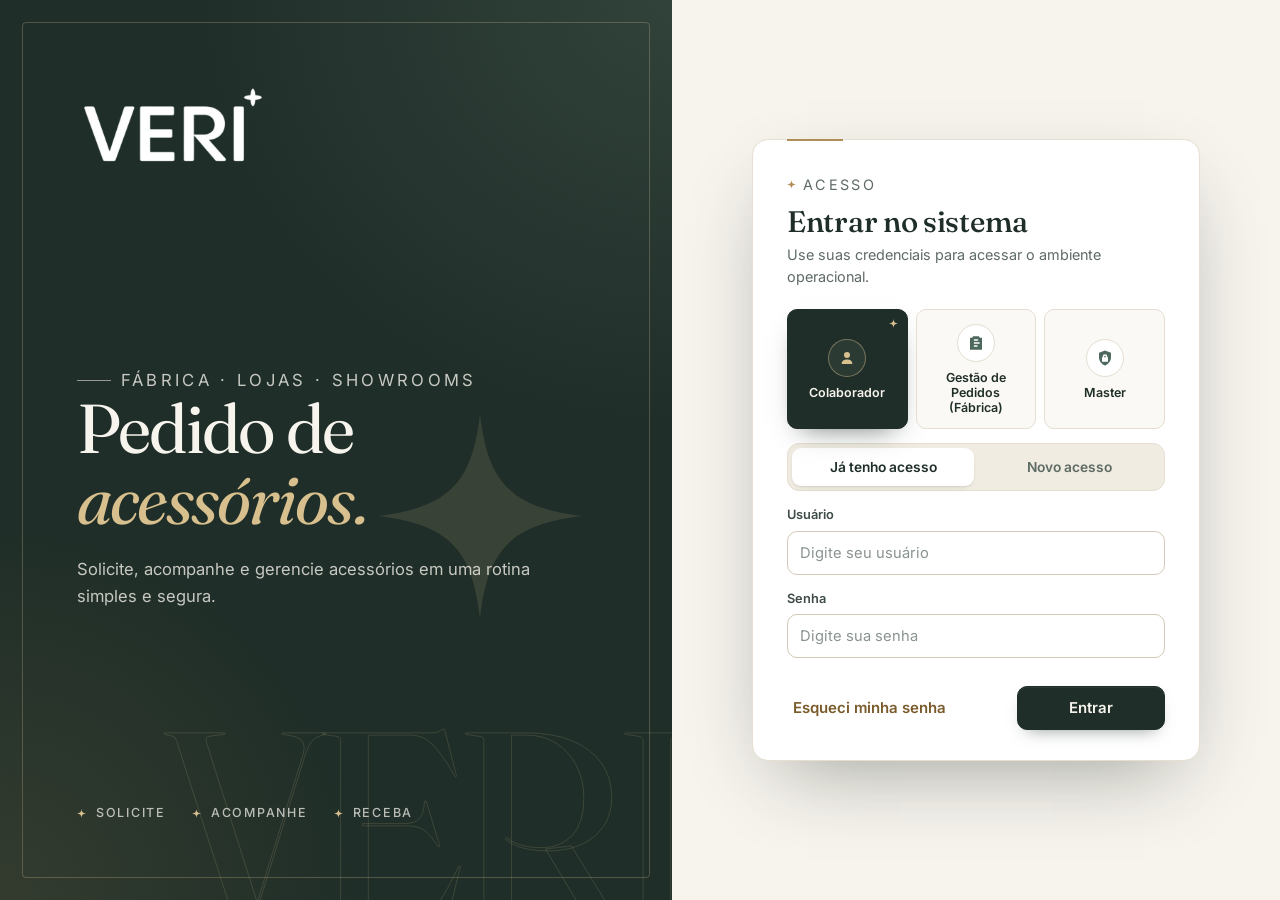
<file: index.html>
<!doctype html>
<html lang="pt-BR">
  <head>
    <meta charset="utf-8">
    <meta name="viewport" content="width=device-width, initial-scale=1">
    <meta name="theme-color" content="#1f2e28">
    <title>VERI | Solicitação de Peças</title>
    <link rel="icon" type="image/svg+xml" href="data:image/svg+xml,%3Csvg xmlns='http://www.w3.org/2000/svg' viewBox='0 0 32 32'%3E%3Crect width='32' height='32' rx='8' fill='%231f2e28'/%3E%3Cpath fill='%23d8bf8e' d='M16 5c.7 6.6 2.9 9.1 11 11-8.1 1.9-10.3 4.4-11 11-.7-6.6-2.9-9.1-11-11 8.1-1.9 10.3-4.4 11-11Z'/%3E%3C/svg%3E">
    <link rel="preconnect" href="https://fonts.googleapis.com">
    <link rel="preconnect" href="https://fonts.gstatic.com" crossorigin>
    <link rel="stylesheet" href="https://fonts.googleapis.com/css2?family=Fraunces:ital,opsz,wght@0,9..144,400;0,9..144,500;1,9..144,400&family=Inter:wght@400;500;600;700&display=swap">
    <link rel="stylesheet" href="styles.css?v=20261104-alerta">
  </head>
  <body>
    <section class="entry-screen" id="entryScreen" aria-label="Login">
      <div class="entry-hero" aria-hidden="true">
        <img class="entry-hero-logo" src="logo-veri-white.png" alt="">
        <div class="entry-hero-copy">
          <p class="entry-kicker">F&aacute;brica &middot; Lojas &middot; Showrooms</p>
          <h1>Pedido de <em>acess&oacute;rios.</em></h1>
          <p>Solicite, acompanhe e gerencie acess&oacute;rios em uma rotina simples e segura.</p>
        </div>
        <ul class="entry-hero-steps">
          <li>Solicite</li>
          <li>Acompanhe</li>
          <li>Receba</li>
        </ul>
        <span class="entry-watermark">VERI</span>
      </div>
      <div class="entry-card">
        <div class="logo-frame">
          <img class="entry-logo" src="logo-veri.png" alt="VERI">
        </div>
        <div class="login-title">
          <p class="eyebrow">Acesso</p>
          <h1>Entrar no sistema</h1>
          <p>Use suas credenciais para acessar o ambiente operacional.</p>
        </div>
        <form id="loginForm" class="login-form">
          <div class="profile-cards" role="tablist" aria-label="Tipo de acesso">
            <button class="profile-card active" id="commonLoginTab" type="button" data-login-mode="common">
              <span class="profile-icon" aria-hidden="true">
                <svg viewBox="0 0 24 24" focusable="false">
                  <path d="M12 12a4 4 0 1 0-4-4 4 4 0 0 0 4 4Zm0 2c-4 0-7 2.1-7 5v1h14v-1c0-2.9-3-5-7-5Z"/>
                </svg>
              </span>
              <span class="profile-title">Colaborador</span>
            </button>
            <button class="profile-card" id="consultantLoginTab" type="button" data-login-mode="consultant">
              <span class="profile-icon" aria-hidden="true">
                <svg viewBox="0 0 24 24" focusable="false">
                  <path d="M8 3h8l1 2h3v16H4V5h3l1-2Zm1.2 4v2h5.6V7H9.2Zm0 4v2h7.6v-2H9.2Zm0 4v2h4.8v-2H9.2Z"/>
                </svg>
              </span>
              <span class="profile-title">Gestão de Pedidos (Fábrica)</span>
            </button>
            <button class="profile-card" id="masterLoginTab" type="button" data-login-mode="master">
              <span class="profile-icon" aria-hidden="true">
                <svg viewBox="0 0 24 24" focusable="false">
                  <path d="M12 2 20 5v6c0 5-3.4 9.4-8 11-4.6-1.6-8-6-8-11V5l8-3Zm0 5a3 3 0 0 0-3 3v1H8v6h8v-6h-1v-1a3 3 0 0 0-3-3Zm-1 4v-1a1 1 0 1 1 2 0v1h-2Z"/>
                </svg>
              </span>
              <span class="profile-title">Master</span>
            </button>
          </div>
          <div id="commonLoginFields" class="login-mode active-login-mode">
            <div class="collaborator-access-switch" role="tablist" aria-label="Acesso do colaborador">
              <button class="switch-button active" id="collaboratorLoginAccess" type="button" data-collaborator-access="login">Já tenho acesso</button>
              <button class="switch-button" id="collaboratorNewAccess" type="button" data-collaborator-access="register">Novo acesso</button>
            </div>
            <div id="collaboratorLoginFields" class="collaborator-access-mode active-collaborator-mode">
              <label>
                Usuário
                <input id="collaboratorLogin" type="text" placeholder="Digite seu usuário" autocomplete="username">
              </label>
              <label>
                Senha
                <input id="collaboratorPassword" type="password" placeholder="Digite sua senha" autocomplete="current-password">
              </label>
            </div>
            <div id="collaboratorRegisterFields" class="collaborator-access-mode">
              <label>
                Usuário
                <input id="registerLogin" type="text" placeholder="Crie seu usuário" autocomplete="off">
              </label>
              <label>
                Nome completo
                <input id="registerFullName" type="text" placeholder="Nome e sobrenome" autocomplete="off">
              </label>
              <label>
                Loja / Showroom
                <select id="registerOrigin">
                  <option value="">Selecione</option>
                </select>
              </label>
              <label>
                Telefone corporativo
                <input id="registerPhone" type="tel" placeholder="(11) 99999-9999" autocomplete="off">
              </label>
              <label>
                Senha
                <input id="registerPassword" type="password" minlength="8" placeholder="Crie uma senha (m&iacute;nimo 8 caracteres)" autocomplete="new-password">
              </label>
              <label>
                Confirmar senha
                <input id="registerConfirmPassword" type="password" minlength="8" placeholder="Repita a senha" autocomplete="new-password">
              </label>
            </div>
          </div>
          <div id="internalLoginFields" class="login-mode">
            <label>
              Login
              <input id="internalLogin" type="text" placeholder="Digite seu login" autocomplete="username">
            </label>
            <label>
              Senha
              <input id="masterPassword" type="password" placeholder="Digite sua senha" autocomplete="current-password">
            </label>
          </div>
          <p class="login-error" id="loginError" role="alert"></p>
          <div class="login-actions">
            <button class="text-button" id="forgotPasswordButton" type="button">Esqueci minha senha</button>
            <button class="primary-button" id="loginSubmitButton" type="submit">Entrar</button>
          </div>
        </form>
        <form id="resetRequestForm" class="login-form reset-form" hidden>
          <p class="subtle-text">Informe seu usu&aacute;rio e o celular cadastrado. O Master confere o pedido e envia o c&oacute;digo de autoriza&ccedil;&atilde;o pelo WhatsApp do celular cadastrado.</p>
          <label>
            Usu&aacute;rio/Login
            <input id="resetRequestLogin" type="text" placeholder="Digite seu usu&aacute;rio" autocomplete="off">
          </label>
          <label>
            Celular cadastrado (colaborador)
            <input id="resetRequestPhone" type="tel" inputmode="numeric" placeholder="(11) 99999-9999" autocomplete="tel">
          </label>
          <p class="login-error" id="resetRequestError" role="alert"></p>
          <div class="login-actions">
            <button class="text-button" id="cancelResetRequest" type="button">Cancelar</button>
            <button class="text-button" id="authorizedResetButton" type="button">J&aacute; tenho autoriza&ccedil;&atilde;o</button>
            <button class="primary-button" type="submit">Solicitar</button>
          </div>
        </form>
        <form id="resetCompleteForm" class="login-form reset-form" hidden>
          <p class="subtle-text">Crie sua nova senha usando o c&oacute;digo recebido. A autoriza&ccedil;&atilde;o expira em 30 minutos.</p>
          <label>
            Usu&aacute;rio/Login
            <input id="resetCompleteLogin" type="text" placeholder="Digite seu usu&aacute;rio" autocomplete="off">
          </label>
          <label>
            C&oacute;digo da solicita&ccedil;&atilde;o
            <input id="resetCompleteCode" type="text" placeholder="Ex.: RS-1A2B3C4D" autocomplete="off">
          </label>
          <label>
            Nova senha
            <input id="resetCompletePassword" type="password" minlength="8" placeholder="M&iacute;nimo 8 caracteres" autocomplete="new-password">
          </label>
          <label>
            Confirmar senha
            <input id="resetCompleteConfirm" type="password" minlength="8" placeholder="Repita sua nova senha" autocomplete="new-password">
          </label>
          <p class="login-error" id="resetCompleteError" role="alert"></p>
          <div class="login-actions">
            <button class="text-button" id="cancelResetComplete" type="button">Cancelar</button>
            <button class="primary-button" type="submit">Redefinir senha</button>
          </div>
        </form>
      </div>
    </section>

    <section class="password-screen" id="passwordScreen" hidden>
      <img class="password-logo" src="logo-veri-white.png" alt="VERI">
      <div class="entry-card">
        <div class="login-title">
          <p class="eyebrow">Primeiro acesso</p>
          <h1>Troque sua senha</h1>
        </div>
        <form id="passwordForm" class="login-form">
          <label>
            Nova senha
            <input id="newPassword" type="password" minlength="8" placeholder="M&iacute;nimo 8 caracteres" autocomplete="new-password" required>
          </label>
          <label>
            Confirmar senha
            <input id="confirmPassword" type="password" minlength="8" autocomplete="new-password" required>
          </label>
          <p class="login-error" id="passwordError" role="alert"></p>
          <div class="login-actions">
            <button class="primary-button" type="submit">Salvar e entrar</button>
          </div>
        </form>
      </div>
    </section>

    <div class="app-shell" id="appShell" hidden>
      <header class="app-header">
        <div class="brand-block">
          <div class="logo-frame header-logo-frame">
            <img class="brand-logo" src="logo-veri.png" alt="VERI">
          </div>
          <h1>Pedidos</h1>
        </div>
      </header>

      <section class="session-strip" aria-label="Sessão e ações rápidas">
        <span class="user-badge" id="activeUser"></span>
        <div class="session-actions">
          <button class="ghost-button" id="logout" type="button">Sair</button>
        </div>
      </section>

      <nav class="app-nav internal-only" aria-label="Menu principal">
        <button class="nav-button active" type="button" data-view="managementView">
          <span>Gestão de pedidos</span>
          <span class="nav-pending-badge" id="navPendingBadge" hidden>0</span>
        </button>
        <button class="nav-button" type="button" data-view="dashboardView">Dashboard</button>
        <button class="nav-button master-only" type="button" data-view="masterView">Master</button>
      </nav>

      <main>
        <section id="managementView" class="app-view active-view">
          <section class="management-panel" aria-label="Gestão dos pedidos">
            <div class="panel-title-row">
              <div>
                <p class="eyebrow">Acompanhamento</p>
                <h2>Gestão de pedidos</h2>
              </div>
              <div class="management-header-actions">
                <span id="orderCount">0 encontrados</span>
                <button class="action-button" id="printManagementSummary" type="button" title="Imprimir todos - Gerencial" aria-label="Imprimir todos - Gerencial">
                  <svg viewBox="0 0 24 24" focusable="false">
                    <path d="M4 4h16v4H4V4Zm0 6h16v10H4V10Zm3 3v2h10v-2H7Zm0 4v1h6v-1H7Z"/>
                  </svg>
                </button>
                <button class="action-button" id="printManagementAnalytical" type="button" title="Imprimir todos - Analítico" aria-label="Imprimir todos - Analítico">
                  <svg viewBox="0 0 24 24" focusable="false">
                    <path d="M6 2h9l5 5v15H6a2 2 0 0 1-2-2V4c0-1.1.9-2 2-2Zm8 1.5V8h4.5L14 3.5ZM7 11h10v2H7v-2Zm0 4h10v2H7v-2Zm0 4h6v1H7v-1Z"/>
                  </svg>
                </button>
              </div>
            </div>
            <div class="pending-orders-notice" id="pendingOrdersNotice" hidden>
              <div class="pending-orders-notice-icon" aria-hidden="true">!</div>
              <div>
                <strong id="pendingOrdersNoticeTitle">Pedidos aguardando análise</strong>
                <span id="pendingOrdersNoticeText"></span>
              </div>
              <button class="ghost-button small" id="openPendingOrders" type="button">Ver fila</button>
            </div>
            <div class="filters">
              <label>
                Buscar
                <input id="searchInput" type="search" placeholder="Pedido, solicitante, loja ou peça">
              </label>
              <label>
                Status
                <select id="filterStatus">
                  <option value="">Todos</option>
                </select>
              </label>
              <label>
                Prioridade
                <select id="filterPriority">
                  <option value="">Todas</option>
                  <option>Normal</option>
                  <option>Urgente</option>
                </select>
              </label>
            </div>
            <div class="status-widgets" aria-label="Resumo por status">
              <button class="status-widget received" type="button" data-status-filter="Pedido Recebido" title="Ver pedidos recebidos">
                <span>Recebidos</span>
                <strong id="widgetReceived">0</strong>
              </button>
              <button class="status-widget progress" type="button" data-status-filter="Em separação" title="Ver pedidos em separação">
                <span>Em separação</span>
                <strong id="widgetProgress">0</strong>
              </button>
              <button class="status-widget bath" type="button" data-status-filter="Em preparação de banho (galvanoplastia)" title="Ver pedidos na Galvanoplastia">
                <span>Galvanoplastia</span>
                <strong id="widgetBathPrep">0</strong>
              </button>
              <button class="status-widget post-bath" type="button" data-status-filter="Pós banho" title="Ver pedidos em pós banho">
                <span>Pós banho</span>
                <strong id="widgetPostBath">0</strong>
              </button>
              <button class="status-widget final-prep" type="button" data-status-filter="Preparação final" title="Ver pedidos em preparação final">
                <span>Preparação final</span>
                <strong id="widgetFinalPrep">0</strong>
              </button>
              <button class="status-widget partial" type="button" data-status-filter="Entrega parcial" title="Ver pedidos com entrega parcial">
                <span>Entrega parcial</span>
                <strong id="widgetPartial">0</strong>
              </button>
              <button class="status-widget delivered" type="button" data-status-filter="Finalizado" title="Ver pedidos finalizados">
                <span>Finalizados</span>
                <strong id="widgetDelivered">0</strong>
              </button>
            </div>
            <div id="ordersList" class="orders-list"></div>
            <div id="managementOrderDetail" class="collaborator-order-detail management-order-detail" hidden></div>
          </section>
        </section>

        <section id="dashboardView" class="app-view">
          <section class="metrics-grid" aria-label="Indicadores de pedidos">
            <article class="metric metric-pending">
              <span>Novos abertos</span>
              <strong id="metricTotal">0</strong>
            </article>
            <article class="metric urgent">
              <span>Urgentes</span>
              <strong id="metricUrgent">0</strong>
            </article>
            <article class="metric metric-progress">
              <span>Em andamento</span>
              <strong id="metricOpen">0</strong>
            </article>
            <article class="metric metric-finalized">
              <span>Finalizados</span>
              <strong id="metricPieces">0</strong>
            </article>
          </section>

          <section class="management-panel dashboard-filter-panel">
            <div class="panel-title-row">
              <div>
                <p class="eyebrow">Filtros gerenciais</p>
                <h2>Gestão à vista</h2>
              </div>
            </div>
            <div class="filters">
              <label>
                De
                <input id="dashboardDateFrom" type="date">
              </label>
              <label>
                Até
                <input id="dashboardDateTo" type="date">
              </label>
              <label>
                Status
                <select id="dashboardFilterStatus">
                  <option value="">Todos</option>
                </select>
              </label>
              <label>
                Setor / Loja
                <select id="dashboardFilterOrigin">
                  <option value="">Todos</option>
                </select>
              </label>
              <label>
                Solicitante
                <input id="dashboardFilterRequester" type="search" placeholder="Nome">
              </label>
            </div>
          </section>

          <section class="dashboard-grid">
            <div class="chart-panel">
              <h2>Prioridade dos pedidos</h2>
              <div id="priorityPieChart" class="pie-chart"></div>
            </div>
            <div class="chart-panel">
              <h2>Pedidos por loja / mês</h2>
              <div id="monthlyOriginChart" class="column-chart"></div>
            </div>
          </section>
          <section class="dashboard-grid">
            <div class="chart-panel">
              <h2>Ranking de pedidos por loja</h2>
              <div id="originRankingChart" class="ranking-chart"></div>
            </div>
            <div class="chart-panel">
              <h2>Frequência por usuário</h2>
              <div id="requesterRankingChart" class="ranking-chart"></div>
            </div>
          </section>
        </section>

        <section id="requestView" class="app-view">
          <aside class="form-panel" aria-label="Formulário de solicitação">
            <div class="panel-title-row">
              <div>
                <p class="eyebrow">Nova solicitação</p>
                <h2 id="formTitle">Adicionar itens ao pedido</h2>
              </div>
            </div>

            <form id="orderForm">
              <input type="hidden" id="editingId">
              <div class="field-grid">
                <label>
                  Solicitante
                  <input id="requester" type="text" placeholder="Nome do colaborador" required>
                </label>
                <label>
                  Loja / Showroom
                  <select id="origin" required>
                    <option value="">Selecione</option>
                  </select>
                </label>
                <label>
                  Prioridade
                  <select id="priority" required>
                    <option value="">Selecione</option>
                    <option>Normal</option>
                    <option>Urgente</option>
                  </select>
                </label>
                <label class="admin-only">
                  Status
                  <select id="status" required></select>
                </label>
              </div>

              <div class="request-top-actions">
                <button class="primary-button small submit-order-button" id="submitOrderTop" type="submit">Finalizar pedido</button>
              </div>

              <div class="items-heading">
                <h3>Itens do pedido</h3>
              </div>
              <div id="itemsList" class="items-list"></div>

              <label>
                Observações
                <textarea id="notes" rows="3" placeholder="Informações adicionais para análise da fábrica"></textarea>
              </label>

              <div class="form-actions request-actions">
                <button class="ghost-button" id="cancelEdit" type="button">Limpar</button>
                <button class="primary-button submit-order-button" id="submitOrder" type="submit">Finalizar pedido</button>
              </div>
            </form>
          </aside>

          <section class="collaborator-orders-panel collaborator-only" aria-label="Consulta de pedidos do colaborador">
            <div class="panel-title-row">
              <div>
                <p class="eyebrow">Meus pedidos</p>
                <h2>Consulta de status</h2>
              </div>
              <button class="ghost-button small" id="refreshMyOrders" type="button">Atualizar</button>
            </div>
            <div id="collaboratorOrdersList" class="orders-list compact-orders"></div>
            <div id="collaboratorOrderDetail" class="collaborator-order-detail" hidden></div>
          </section>
        </section>

        <section id="reportsView" class="app-view">
          <section class="report-panel" id="printArea">
            <div class="report-header">
              <img class="report-logo" src="logo-veri.png" alt="VERI">
              <div>
                <p class="eyebrow">Relatórios</p>
                <h2>Resumo de Pedidos</h2>
              </div>
              <div class="report-actions print-hidden">
                <button class="export-button" id="exportCsv" type="button" title="Exportar CSV" aria-label="Exportar CSV">CSV</button>
                <button class="export-button" id="exportXlsx" type="button" title="Exportar Excel" aria-label="Exportar Excel">Excel</button>
                <button class="export-button" id="exportPdf" type="button" title="Gerar PDF" aria-label="Gerar PDF">PDF</button>
                <button class="export-button" id="printReport" type="button" title="Imprimir" aria-label="Imprimir">Imprimir</button>
              </div>
            </div>
            <div class="filters print-hidden">
              <label>
                Pesquisar
                <input id="reportSearchInput" type="search" placeholder="Pedido, solicitante, celular, loja ou peça">
              </label>
              <label>
                Status
                <select id="reportFilterStatus">
                  <option value="">Todos</option>
                </select>
              </label>
              <label>
                Prioridade
                <select id="reportFilterPriority">
                  <option value="">Todas</option>
                  <option>Normal</option>
                  <option>Urgente</option>
                </select>
              </label>
            </div>
            <div class="report-summary">
              <span><strong id="reportTotalOrders">0</strong> pedidos</span>
              <span><strong id="reportOpenOrders">0</strong> em aberto</span>
              <span><strong id="reportTotalPieces">0</strong> peças</span>
            </div>
            <div class="table-wrap">
              <table class="report-table">
                <thead>
                  <tr>
                    <th>Pedido / Status</th>
                    <th>Solicitante / Loja</th>
                    <th>Resumo do pedido</th>
                    <th>Itens</th>
                    <th>Protocolo de entrega</th>
                  </tr>
                </thead>
                <tbody id="reportBody"></tbody>
              </table>
            </div>
          </section>
        </section>

        <section id="masterView" class="app-view">
          <section class="management-panel master-control-panel">
            <div class="panel-title-row">
              <div>
                <p class="eyebrow">Master</p>
                <h2>Controle gerencial</h2>
              </div>
              <button class="ghost-button small" id="refreshMasterData" type="button">Atualizar</button>
            </div>
            <div class="master-tabs" role="tablist" aria-label="Menu Master">
              <button class="master-tab active" type="button" data-master-tab="masterCostDashboard">Custos dos pedidos</button>
              <button class="master-tab" type="button" data-master-tab="masterBathCosts">Custos de banho</button>
              <button class="master-tab" type="button" data-master-tab="masterPieceCosts">Valores das peças</button>
              <button class="master-tab" type="button" data-master-tab="masterUsers">Usu&aacute;rios</button>
              <button class="master-tab" type="button" data-master-tab="masterDatabase">Base de dados</button>
              <button class="master-tab" type="button" data-master-tab="masterSystemLogs">Registros</button>
            </div>
          </section>

          <section id="masterCostDashboard" class="master-pane active-master-pane">
            <section class="management-panel">
              <div class="panel-title-row">
                <div>
                  <p class="eyebrow">Custos</p>
                  <h2>Análise de pedidos</h2>
                </div>
              </div>
              <div class="filters">
                <label>
                  De
                  <input id="masterCostDateFrom" type="date">
                </label>
                <label>
                  Até
                  <input id="masterCostDateTo" type="date">
                </label>
                <label>
                  Loja
                  <select id="masterCostOrigin">
                    <option value="">Todas</option>
                  </select>
                </label>
                <label>
                  Solicitante
                  <input id="masterCostRequester" type="search" placeholder="Nome">
                </label>
              </div>
              <div class="report-summary">
                <span><strong id="masterCostOrders">0</strong> pedidos</span>
                <span><strong id="masterCostPieces">0</strong> peças</span>
                <span><strong id="masterCostTotal">R$ 0,00</strong> custo bruto</span>
              </div>
              <div class="table-wrap compact-table">
                <table class="report-table">
                  <thead>
                    <tr>
                      <th>Pedido</th>
                      <th>Data</th>
                      <th>Solicitante</th>
                      <th>Loja</th>
                      <th>Status</th>
                      <th>Peças</th>
                      <th>Custo bruto</th>
                      <th>Custo banho</th>
                      <th>Total</th>
                    </tr>
                  </thead>
                  <tbody id="masterCostBody"></tbody>
                </table>
              </div>
            </section>
          </section>

          <section id="masterBathCosts" class="master-pane">
            <div class="management-panel">
              <div class="panel-title-row">
                <div>
                  <p class="eyebrow">Custos</p>
                  <h2>Custos de banho e metais</h2>
                </div>
              </div>
              <form id="costSettingsForm" class="price-form">
                <label>
                  Valor do Ouro
                  <input id="costGoldValue" type="number" min="0" step="0.01" placeholder="800,00" required>
                </label>
                <label>
                  Valor do Ródio
                  <input id="costRhodiumValue" type="number" min="0" step="0.01" placeholder="2500,00" required>
                </label>
                <label>
                  Fator Ródio
                  <input id="costRhodiumFactor" type="number" min="0" step="0.01" placeholder="0,70" required>
                </label>
                <button class="primary-button" type="submit">Salvar parâmetros</button>
              </form>
            </div>
          </section>

          <section id="masterPieceCosts" class="master-pane">
            <div class="management-panel">
              <div class="panel-title-row">
                <div>
                  <p class="eyebrow">Custos</p>
                  <h2>Cadastro de valor da peça bruta</h2>
                </div>
              </div>
              <form id="priceForm" class="price-form">
                <label>
                  Modelo
                  <select id="priceModel" required></select>
                </label>
                <label>
                  Tamanho
                  <select id="priceSize" required></select>
                </label>
                <label>
                  Valor da peça bruta
                  <input id="priceValue" type="number" min="0" step="0.000001" placeholder="0,000000" required>
                </label>
                <label>
                  Peso da peça
                  <input id="priceWeight" type="number" min="0" step="0.001" placeholder="0,000">
                </label>
                <label>
                  Milésimo Ouro
                  <input id="priceGoldThousandth" type="number" min="0" step="0.0001" placeholder="0,0000">
                </label>
                <button class="primary-button" type="submit">Salvar custo</button>
              </form>
              <div class="table-wrap compact-table">
                <table class="report-table">
                  <thead>
                    <tr>
                      <th>Modelo</th>
                      <th>Tamanho</th>
                      <th>Peça bruta</th>
                      <th>Peso</th>
                      <th>Milésimo</th>
                      <th></th>
                    </tr>
                  </thead>
                  <tbody id="pricesBody"></tbody>
                </table>
              </div>
            </div>
          </section>

          <section id="masterUsers" class="master-pane">
            <div class="management-panel">
              <div class="panel-title-row">
                <div>
                  <p class="eyebrow">Administra&ccedil;&atilde;o</p>
                  <h2>Cadastro de usu&aacute;rios</h2>
                </div>
                <button class="ghost-button small" id="refreshUsers" type="button">Atualizar</button>
              </div>
              <p class="subtle-text">Senhas n&atilde;o ficam vis&iacute;veis. Ao redefinir uma senha, o usu&aacute;rio ser&aacute; obrigado a trocar no pr&oacute;ximo acesso.</p>
              <form id="managementUserForm" class="price-form compact-user-form">
                <label>
                  Perfil
                  <select id="managementUserRole" required>
                    <option value="collaborator">Colaborador</option>
                    <option value="consultant">Gest&atilde;o de Pedidos</option>
                    <option value="master">Master</option>
                  </select>
                </label>
                <label>
                  Login
                  <input id="managementUserLogin" type="text" placeholder="Ex.: Willians.Jorge">
                </label>
                <label>
                  Nome
                  <input id="managementUserName" type="text" placeholder="Nome do usu&aacute;rio" required>
                </label>
                <label>
                  Setor
                  <input id="managementUserSector" type="text" placeholder="F&aacute;brica / Gest&atilde;o" required>
                </label>
                <label>
                  Celular
                  <input id="managementUserPhone" type="tel" placeholder="(11) 99999-9999">
                </label>
                <label>
                  E-mail <small>(alerta de pedido novo para Master e Gest&atilde;o)</small>
                  <input id="managementUserEmail" type="email" maxlength="160" placeholder="nome@porveri.com.br" autocomplete="off">
                </label>
                <label>
                  Senha padr&atilde;o
                  <input id="managementUserPassword" type="password" minlength="8" placeholder="Senha provis&oacute;ria" autocomplete="new-password" required>
                </label>
                <button class="primary-button" id="managementUserSubmit" type="submit">Criar usu&aacute;rio</button>
                <button class="ghost-button" id="cancelManagementUserEdit" type="button" hidden>Cancelar edi&ccedil;&atilde;o</button>
              </form>
              <div class="table-wrap compact-table">
                <table class="report-table">
                  <thead>
                    <tr>
                      <th>Login</th>
                      <th>Nome</th>
                      <th>Perfil</th>
                      <th>Loja</th>
                      <th>Celular / e-mail</th>
                      <th>Criado em</th>
                      <th>Atualizado em</th>
                      <th>Status</th>
                      <th>A&ccedil;&atilde;o</th>
                    </tr>
                  </thead>
                  <tbody id="masterUsersBody"></tbody>
                </table>
              </div>
            </div>
            <div class="management-panel">
              <div class="panel-title-row">
                <div>
                  <p class="eyebrow">Seguran&ccedil;a</p>
                  <h2>Solicita&ccedil;&otilde;es de Redefini&ccedil;&atilde;o de Senha</h2>
                </div>
                <button class="ghost-button small" id="refreshPasswordResets" type="button">Atualizar</button>
              </div>
              <p class="subtle-text">Toda redefini&ccedil;&atilde;o passa pela aprova&ccedil;&atilde;o do Master. Ao aprovar, o c&oacute;digo aparece aqui: envie pelo WhatsApp somente para o celular cadastrado do usu&aacute;rio. O c&oacute;digo vale 30 minutos.</p>
              <div class="table-wrap compact-table">
                <table class="report-table">
                  <thead>
                    <tr>
                      <th>Solicitado em</th>
                      <th>Usu&aacute;rio</th>
                      <th>Perfil</th>
                      <th>Status</th>
                      <th>Validade</th>
                      <th>A&ccedil;&atilde;o</th>
                    </tr>
                  </thead>
                  <tbody id="passwordResetRequestsBody"></tbody>
                </table>
              </div>
            </div>
          </section>

          <section id="masterDatabase" class="master-pane">
            <div class="management-panel">
              <div class="panel-title-row">
                <div>
                  <p class="eyebrow">Administra&ccedil;&atilde;o</p>
                  <h2>Controle da base de dados</h2>
                </div>
                <div class="report-actions">
                  <button class="ghost-button small" id="refreshDatabase" type="button">Atualizar</button>
                  <button class="primary-button small" id="exportDatabase" type="button">Exportar JSON</button>
                </div>
              </div>
              <p class="subtle-text">Acesso Master consolidado para auditoria. Senhas e hashes n&atilde;o s&atilde;o exibidos.</p>
              <div class="report-summary database-summary">
                <span><strong id="databaseOrdersCount">0</strong> pedidos</span>
                <span><strong id="databaseUsersCount">0</strong> usu&aacute;rios</span>
                <span><strong id="databasePricesCount">0</strong> pre&ccedil;os</span>
                <span><strong id="databaseLogsCount">0</strong> logs</span>
              </div>
              <div class="filters">
                <label>
                  Tabela
                  <select id="databaseTableSelect">
                    <option value="orders">Pedidos</option>
                    <option value="users">Usu&aacute;rios</option>
                    <option value="prices">Pre&ccedil;os</option>
                    <option value="accessLogs">Logs de acesso</option>
                    <option value="costSettings">Par&acirc;metros de custo</option>
                  </select>
                </label>
              </div>
              <div class="table-wrap compact-table">
                <table class="report-table">
                  <thead id="databasePreviewHead"></thead>
                  <tbody id="databasePreviewBody"></tbody>
                </table>
              </div>
            </div>
          </section>

          <section id="masterSystemLogs" class="master-pane">
            <div class="management-panel">
              <div class="panel-title-row">
                <div>
                  <p class="eyebrow">Auditoria</p>
                  <h2>Registros do sistema</h2>
                </div>
              </div>
              <div class="report-summary">
                <span><strong id="masterAccessCount">0</strong> acessos</span>
                <span><strong id="masterOrderHistoryCount">0</strong> movimentações</span>
              </div>
              <details class="log-details" open>
                <summary>Acessos ao sistema</summary>
                <div class="table-wrap compact-table">
                  <table class="report-table">
                    <thead>
                      <tr>
                        <th>Data/Hora</th>
                        <th>Usuário</th>
                        <th>Perfil</th>
                        <th>Evento</th>
                        <th>Origem</th>
                      </tr>
                    </thead>
                    <tbody id="accessLogsBody"></tbody>
                  </table>
                </div>
              </details>
              <details class="log-details">
                <summary>Histórico dos pedidos</summary>
                <div class="table-wrap compact-table">
                  <table class="report-table">
                    <thead>
                      <tr>
                        <th>Data/Hora</th>
                        <th>Pedido</th>
                        <th>Ação</th>
                        <th>Usuário</th>
                        <th>Perfil</th>
                      </tr>
                    </thead>
                    <tbody id="orderHistoryBody"></tbody>
                  </table>
                </div>
              </details>
              </div>
          </section>
        </section>
      </main>
    </div>

    <template id="itemTemplate">
      <div class="item-row">
        <span class="item-index">Item 1</span>
        <label>
          Modelo
          <select class="item-model" required></select>
        </label>
        <label>
          Tamanho
          <select class="item-size" required></select>
        </label>
        <label>
          Banho
          <select class="item-bath" required></select>
        </label>
        <label>
          Qtd.
          <input class="item-quantity" type="number" min="1" placeholder="0" required>
          <span class="item-cost-preview">Custo bruto: R$ 0,00</span>
        </label>
        <button class="ghost-button small add-item-inline" type="button" title="Adicionar item" aria-label="Adicionar item">+ Item</button>
        <button class="icon-button remove-item" type="button" title="Remover item" aria-label="Remover item">×</button>
      </div>
    </template>

    <script src="app.js?v=20261104-alerta" charset="utf-8"></script>
  </body>
</html>
</file>
<file: styles.css>
/* ==========================================================================
   VERI · Solicitação de Acessórios
   Identidade "Atelier": marfim, tinta verde-floresta, champanhe e sálvia.
   Títulos em Fraunces, texto em Inter. Linhas finas, sombras discretas.
   ========================================================================== */

:root {
  /* Base */
  --ivory: #f7f4ee;
  --ivory-2: #f1ece2;
  --ivory-3: #e9e2d4;
  --paper: #fbf9f5;
  --surface: #ffffff;
  --line: #e5ded1;
  --line-strong: #d3c9b6;
  --line-hover: #c2b69f;
  --placeholder: #8a948f;

  /* Tinta */
  --ink: #1f2e28;
  --ink-2: #2c3f37;
  --ink-soft: #3e4c46;
  --muted: #5e6b64;
  --on-ink: #f7f4ee;

  /* Marca */
  --forest: #1f2e28;
  --forest-2: #263a32;
  --gold: #b08d57;
  --gold-light: #d8bf8e;
  --gold-deep: #7a5c2c;
  --gold-soft: #f4ecdd;
  --gold-ring: rgba(176, 141, 87, 0.3);
  --sage: #92aca0;
  --sage-deep: #4d695d;
  --sage-soft: #e8efeb;

  /* Status (base para barras/pontos · dark para texto · soft para fundo) */
  --st-received: #c0623f;
  --st-received-dark: #8a3c20;
  --st-received-soft: #faebe4;
  --st-progress: #c9962e;
  --st-progress-dark: #6f4e0c;
  --st-progress-soft: #f8efd9;
  --st-bath: #2f7480;
  --st-bath-dark: #1c4f58;
  --st-bath-soft: #e1eff1;
  --st-postbath: #7b66a6;
  --st-postbath-dark: #4e3d79;
  --st-postbath-soft: #eeeaf6;
  --st-final: #b0647f;
  --st-final-dark: #7a3851;
  --st-final-soft: #f7e8ee;
  --st-partial: #4767a8;
  --st-partial-dark: #2c4479;
  --st-partial-soft: #e6ecf7;
  --st-delivered: #2e7d5b;
  --st-delivered-dark: #1d5a40;
  --st-delivered-soft: #e1f1e8;
  --danger: #a8322d;
  --danger-dark: #7f2420;
  --danger-soft: #fbe7e5;

  /* Compatibilidade com nomes antigos */
  --bg: var(--ivory);
  --text: var(--ink);
  --accent: var(--sage-deep);
  --accent-dark: var(--ink);
  --accent-soft: var(--sage-soft);
  --brand-mist: var(--sage);

  /* Forma */
  --radius-sm: 8px;
  --radius: 12px;
  --radius-lg: 16px;
  --shadow-xs: 0 1px 2px rgba(31, 46, 40, 0.05);
  --shadow-sm: 0 1px 2px rgba(31, 46, 40, 0.04), 0 10px 28px -16px rgba(31, 46, 40, 0.16);
  --shadow-md: 0 2px 6px rgba(31, 46, 40, 0.05), 0 18px 40px -20px rgba(31, 46, 40, 0.24);
  --shadow-lg: 0 30px 80px -28px rgba(20, 31, 27, 0.42);

  /* Tipografia */
  --font-serif: "Fraunces", Georgia, "Times New Roman", serif;
  --font-sans: "Inter", "Segoe UI", system-ui, -apple-system, Arial, sans-serif;

  /* Ícone da marca (estrela de quatro pontas do logo) */
  --sparkle-gold: url("data:image/svg+xml,%3Csvg xmlns='http://www.w3.org/2000/svg' viewBox='0 0 24 24'%3E%3Cpath fill='%23b08d57' d='M12 0C12.9 8 15.6 11 24 12 15.6 13 12.9 16 12 24 11.1 16 8.4 13 0 12 8.4 11 11.1 8 12 0Z'/%3E%3C/svg%3E");
  --sparkle-light: url("data:image/svg+xml,%3Csvg xmlns='http://www.w3.org/2000/svg' viewBox='0 0 24 24'%3E%3Cpath fill='%23d8bf8e' d='M12 0C12.9 8 15.6 11 24 12 15.6 13 12.9 16 12 24 11.1 16 8.4 13 0 12 8.4 11 11.1 8 12 0Z'/%3E%3C/svg%3E");
  --chevron: url("data:image/svg+xml,%3Csvg xmlns='http://www.w3.org/2000/svg' viewBox='0 0 24 24'%3E%3Cpath fill='none' stroke='%235e6b64' stroke-width='2' stroke-linecap='round' stroke-linejoin='round' d='m6 9 6 6 6-6'/%3E%3C/svg%3E");

  --header-h: 68px;
  --gutter: clamp(16px, 3.4vw, 44px);
}

* {
  box-sizing: border-box;
}

html {
  -webkit-text-size-adjust: 100%;
}

:focus-visible {
  outline: 2px solid var(--gold-deep);
  outline-offset: 2px;
}

[hidden],
.app-view,
.login-mode {
  display: none !important;
}

body {
  margin: 0;
  min-height: 100vh;
  background: var(--ivory);
  color: var(--ink);
  font-family: var(--font-sans);
  font-size: 0.9375rem;
  line-height: 1.5;
  -webkit-font-smoothing: antialiased;
  -moz-osx-font-smoothing: grayscale;
  overflow-x: hidden;
}

button,
input,
select,
textarea {
  font: inherit;
  color: inherit;
}

button {
  white-space: nowrap;
}

img {
  max-width: 100%;
}

h1,
h2,
h3,
p {
  margin-top: 0;
}

h1,
h2,
h3 {
  font-family: var(--font-serif);
  font-weight: 500;
  letter-spacing: -0.01em;
  color: var(--ink);
  font-optical-sizing: auto;
}

h1 {
  margin-bottom: 0;
  font-size: clamp(1.5rem, 2.5vw, 2.1rem);
  line-height: 1.1;
}

h2 {
  margin-bottom: 0;
  font-size: 1.4rem;
  line-height: 1.15;
}

h3 {
  margin-bottom: 10px;
  font-size: 1.1rem;
}

::selection {
  background: var(--gold-soft);
  color: var(--ink);
}

/* ==========================================================================
   Entrada (boutique)
   ========================================================================== */

.entry-screen {
  position: relative;
  min-height: 100vh;
  min-height: 100dvh;
  display: grid;
  grid-template-columns: minmax(0, 1.05fr) minmax(440px, 0.95fr);
  align-items: stretch;
  background: var(--ivory);
  color: var(--ink);
}

.entry-hero {
  position: relative;
  display: flex;
  flex-direction: column;
  justify-content: space-between;
  gap: 40px;
  min-height: 100vh;
  min-height: 100dvh;
  padding: clamp(40px, 6vw, 88px);
  overflow: hidden;
  isolation: isolate;
  background:
    radial-gradient(120% 80% at 100% 0%, rgba(146, 172, 160, 0.16), transparent 60%),
    radial-gradient(90% 70% at 0% 100%, rgba(176, 141, 87, 0.14), transparent 60%),
    var(--forest);
  color: var(--on-ink);
}

.entry-hero::before {
  content: "";
  position: absolute;
  inset: 22px;
  z-index: -1;
  border: 1px solid rgba(216, 191, 142, 0.28);
  border-radius: 4px;
  pointer-events: none;
}

.entry-hero::after {
  content: "";
  position: absolute;
  right: clamp(40px, 7vw, 110px);
  top: 46%;
  z-index: -1;
  width: clamp(120px, 16vw, 220px);
  aspect-ratio: 1;
  background: var(--sparkle-light) center / contain no-repeat;
  opacity: 0.14;
  pointer-events: none;
}

.entry-hero-logo {
  display: block;
  width: clamp(150px, 15vw, 210px);
  height: auto;
  margin: 0;
}

.entry-hero-copy {
  max-width: 560px;
}

.entry-kicker {
  display: inline-flex;
  align-items: center;
  gap: 10px;
  margin: 0 0 22px;
  color: var(--gold-light);
  font-size: 0.74rem;
  font-weight: 600;
  letter-spacing: 0.2em;
  text-transform: uppercase;
}

.entry-kicker::before {
  content: "";
  width: 34px;
  height: 1px;
  background: currentColor;
  opacity: 0.7;
}

.entry-hero h1 {
  margin: 0 0 22px;
  color: var(--on-ink);
  font-size: clamp(2.9rem, 5.4vw, 4.9rem);
  font-weight: 400;
  line-height: 1.02;
  letter-spacing: -0.025em;
}

.entry-hero h1 em {
  color: var(--gold-light);
  font-style: italic;
  font-weight: 400;
}

.entry-hero p {
  width: min(460px, 100%);
  margin: 0;
  color: rgba(247, 244, 238, 0.78);
  font-size: 1.04rem;
  font-weight: 400;
  line-height: 1.6;
}

.entry-hero-steps {
  display: flex;
  flex-wrap: wrap;
  gap: 10px 26px;
  margin: 0;
  padding: 0;
  list-style: none;
  color: rgba(247, 244, 238, 0.72);
  font-size: 0.78rem;
  font-weight: 500;
  letter-spacing: 0.14em;
  text-transform: uppercase;
}

.entry-hero-steps li {
  display: inline-flex;
  align-items: center;
  gap: 10px;
}

.entry-hero-steps li::before {
  content: "";
  width: 9px;
  height: 9px;
  background: var(--sparkle-light) center / contain no-repeat;
}

.entry-watermark {
  position: absolute;
  right: -0.06em;
  bottom: -0.22em;
  z-index: -1;
  color: transparent;
  font-family: var(--font-serif);
  font-size: clamp(9rem, 21vw, 19rem);
  font-weight: 400;
  line-height: 1;
  letter-spacing: -0.04em;
  -webkit-text-stroke: 1px rgba(216, 191, 142, 0.16);
  pointer-events: none;
  user-select: none;
}

.entry-card {
  position: relative;
  z-index: 1;
  align-self: center;
  justify-self: center;
  width: min(100% - 40px, 448px);
  margin: 40px 0;
  border: 1px solid var(--line);
  border-radius: var(--radius-lg);
  background: var(--surface);
  box-shadow: var(--shadow-lg);
  padding: 34px 34px 30px;
  color: var(--ink);
}

.entry-card::before {
  content: "";
  position: absolute;
  top: -1px;
  left: 34px;
  width: 56px;
  height: 2px;
  background: var(--gold);
}

.password-screen {
  min-height: 100vh;
  min-height: 100dvh;
  display: flex;
  flex-direction: column;
  align-items: center;
  justify-content: center;
  gap: 28px;
  padding: 32px 16px;
  background:
    linear-gradient(180deg, var(--forest) 0, var(--forest) 300px, var(--ivory) 300px);
}

.password-logo {
  display: block;
  width: 150px;
  height: auto;
}

.password-screen .entry-card {
  width: min(100%, 480px);
  margin: 0;
}

.logo-frame {
  position: relative;
  display: grid;
  place-items: center;
  width: min(320px, 100%);
  margin-inline: auto;
}

.entry-screen .logo-frame {
  display: none;
}

.entry-logo {
  position: relative;
  display: block;
  width: 100%;
  margin: 0 auto 16px;
}

.login-form,
form,
.field-grid,
.items-list,
.orders-list {
  display: grid;
  gap: 14px;
}

.login-title {
  margin-bottom: 22px;
}

.login-title h1 {
  margin-bottom: 6px;
  color: var(--ink);
  font-size: 1.85rem;
  font-weight: 500;
  text-align: left;
}

.login-title p {
  margin: 0;
  color: var(--muted);
  font-size: 0.9rem;
  font-weight: 400;
}

.login-title .eyebrow {
  margin-bottom: 10px;
}

.profile-cards {
  display: grid;
  grid-template-columns: repeat(3, minmax(0, 1fr));
  gap: 8px;
}

.profile-card {
  position: relative;
  display: flex;
  flex-direction: column;
  align-items: center;
  justify-content: center;
  gap: 9px;
  min-height: 96px;
  border: 1px solid var(--line);
  border-radius: var(--radius);
  background: var(--paper);
  color: var(--ink);
  cursor: pointer;
  padding: 14px 8px 12px;
  text-align: center;
  white-space: normal;
  overflow: hidden;
  transition: background 0.18s ease, border-color 0.18s ease, color 0.18s ease, box-shadow 0.18s ease;
}

.profile-card::after {
  content: "";
  position: absolute;
  top: 9px;
  right: 9px;
  width: 9px;
  height: 9px;
  background: var(--sparkle-light) center / contain no-repeat;
  opacity: 0;
  transition: opacity 0.18s ease;
}

.profile-card:hover {
  border-color: var(--line-strong);
  background: var(--surface);
}

.profile-card.active {
  border-color: var(--ink);
  background: var(--ink);
  color: var(--on-ink);
  box-shadow: 0 12px 26px -14px rgba(31, 46, 40, 0.7);
}

.profile-card.active::after {
  opacity: 1;
}

.profile-icon {
  display: grid;
  place-items: center;
  width: 38px;
  height: 38px;
  border: 1px solid var(--line);
  border-radius: 50%;
  background: var(--surface);
  color: var(--sage-deep);
  transition: inherit;
}

.profile-card.active .profile-icon {
  border-color: rgba(216, 191, 142, 0.45);
  background: rgba(255, 255, 255, 0.06);
  color: var(--gold-light);
}

.profile-icon svg {
  width: 18px;
  height: 18px;
  fill: currentColor;
}

.profile-title {
  color: inherit;
  font-size: 0.78rem;
  font-weight: 600;
  line-height: 1.2;
}

.profile-copy {
  color: var(--muted);
  font-size: 0.75rem;
  line-height: 1.35;
}

.active-login-mode {
  display: grid !important;
  gap: 14px;
}

.collaborator-access-switch {
  display: grid;
  grid-template-columns: repeat(2, minmax(0, 1fr));
  gap: 4px;
  padding: 4px;
  border: 1px solid var(--line);
  border-radius: var(--radius);
  background: var(--ivory-2);
}

.switch-button {
  min-height: 38px;
  border: 0;
  border-radius: 9px;
  background: transparent;
  color: var(--muted);
  cursor: pointer;
  font-size: 0.86rem;
  font-weight: 600;
  transition: background 0.18s ease, color 0.18s ease, box-shadow 0.18s ease;
}

.switch-button:hover {
  color: var(--ink);
}

.switch-button.active {
  background: var(--surface);
  color: var(--ink);
  box-shadow: 0 1px 2px rgba(31, 46, 40, 0.08), 0 4px 10px -6px rgba(31, 46, 40, 0.2);
}

.collaborator-access-mode {
  display: none;
}

.active-collaborator-mode {
  display: grid;
  gap: 14px;
}

.login-actions,
.form-actions,
.items-heading,
.panel-title-row,
.report-header {
  display: flex;
  align-items: center;
  gap: 10px;
}

.login-actions,
.request-actions {
  justify-content: flex-end;
  flex-wrap: wrap;
}

.entry-card .login-actions {
  justify-content: space-between;
}

.entry-card .login-actions .primary-button {
  min-width: 148px;
}

.request-top-actions {
  display: flex;
  justify-content: flex-end;
  gap: 10px;
  margin: 4px 0 8px;
  padding: 0 0 14px;
  border-bottom: 1px solid var(--line);
}

.login-error {
  min-height: 20px;
  margin: 0;
  color: var(--danger);
  font-size: 0.86rem;
  font-weight: 500;
}

.login-error:empty {
  min-height: 0;
}

/* ==========================================================================
   Estrutura do app: header, sessão, navegação
   ========================================================================== */

.app-shell {
  display: grid;
  grid-template-columns: minmax(0, 1fr) auto;
  align-content: start;
  min-height: 100vh;
}

.app-header {
  grid-column: 1;
  position: sticky;
  top: 0;
  z-index: 12;
  display: flex;
  align-items: center;
  justify-content: flex-start;
  min-height: var(--header-h);
  padding: 0 var(--gutter);
  background: rgba(251, 249, 245, 0.92);
  border-bottom: 1px solid var(--line);
  backdrop-filter: saturate(1.2) blur(10px);
}

.brand-block {
  display: flex;
  align-items: center;
  justify-content: flex-start;
  gap: 18px;
  min-width: 0;
  text-align: left;
}

.brand-logo {
  position: relative;
  z-index: 1;
  display: block;
  width: 78px;
  height: auto;
}

.header-logo-frame {
  width: auto;
  margin-inline: 0;
}

.brand-block h1 {
  position: relative;
  padding-left: 18px;
  color: var(--ink);
  font-size: 1.3rem;
  font-weight: 400;
  font-style: italic;
  letter-spacing: -0.005em;
}

.brand-block h1::before {
  content: "";
  position: absolute;
  left: 0;
  top: 50%;
  width: 1px;
  height: 26px;
  transform: translateY(-50%);
  background: var(--line-strong);
}

.session-strip {
  grid-column: 2;
  position: sticky;
  top: 0;
  z-index: 12;
  display: flex;
  align-items: center;
  justify-content: flex-end;
  gap: 14px;
  min-height: var(--header-h);
  padding: 0 var(--gutter) 0 12px;
  background: rgba(251, 249, 245, 0.92);
  border-bottom: 1px solid var(--line);
  backdrop-filter: saturate(1.2) blur(10px);
}

.session-actions {
  display: flex;
  gap: 8px;
  flex-wrap: wrap;
}

.eyebrow {
  display: flex;
  align-items: center;
  gap: 7px;
  margin: 0 0 6px;
  color: var(--gold-deep);
  font-family: var(--font-sans);
  font-size: 0.7rem;
  font-weight: 600;
  letter-spacing: 0.16em;
  text-transform: uppercase;
}

.eyebrow::before {
  content: "";
  flex: 0 0 auto;
  width: 9px;
  height: 9px;
  background: var(--sparkle-gold) center / contain no-repeat;
}

.user-badge {
  display: inline-flex;
  align-items: center;
  gap: 9px;
  min-height: 34px;
  min-width: 0;
  color: var(--ink-soft);
  font-size: 0.84rem;
  font-weight: 500;
  overflow: hidden;
  text-overflow: ellipsis;
  white-space: nowrap;
}

.user-badge::before {
  content: "";
  flex: 0 0 auto;
  width: 8px;
  height: 8px;
  border-radius: 50%;
  background: var(--st-delivered);
  box-shadow: 0 0 0 3px var(--st-delivered-soft);
}

.user-badge:empty::before {
  display: none;
}

/* ---------- Botões ---------- */

.primary-button,
.ghost-button,
.icon-button,
.nav-button,
.text-button,
.notify-button,
.add-row-button,
.export-button,
.profile-card {
  border-radius: 10px;
  cursor: pointer;
  font-weight: 600;
  line-height: 1;
  transition: background 0.18s ease, border-color 0.18s ease, color 0.18s ease, box-shadow 0.18s ease;
}

.primary-button,
.ghost-button,
.icon-button,
.nav-button,
.text-button,
.notify-button,
.add-row-button,
.export-button {
  display: inline-flex;
  align-items: center;
  justify-content: center;
  gap: 8px;
  min-height: 44px;
  border: 0;
}

.primary-button {
  border: 1px solid var(--ink);
  background: var(--ink);
  color: var(--on-ink);
  padding: 0 20px;
  letter-spacing: 0.01em;
  box-shadow: inset 0 1px 0 rgba(255, 255, 255, 0.06), 0 8px 18px -10px rgba(31, 46, 40, 0.6);
}

.primary-button:hover {
  background: var(--ink-2);
  border-color: var(--ink-2);
}

.primary-button:disabled {
  opacity: 0.45;
  cursor: not-allowed;
  box-shadow: none;
}

.ghost-button {
  border: 1px solid var(--line-strong);
  background: var(--surface);
  color: var(--ink);
  padding: 0 16px;
}

.ghost-button:hover,
.add-row-button:hover,
.notify-button:hover {
  border-color: var(--gold);
  background: var(--paper);
}

.ghost-button.danger {
  color: var(--danger);
}

.ghost-button.danger:hover {
  border-color: var(--danger);
  background: var(--danger-soft);
}

.small,
.ghost-button.small,
.primary-button.small {
  min-height: 34px;
  padding: 0 12px;
  font-size: 0.84rem;
}

.icon-button {
  width: 40px;
  min-width: 40px;
  border: 1px solid transparent;
  background: var(--danger-soft);
  color: var(--danger);
  font-size: 1.25rem;
  font-weight: 500;
}

.icon-button:hover {
  border-color: rgba(168, 50, 45, 0.35);
}

.text-button {
  min-height: 34px;
  background: transparent;
  color: var(--gold-deep);
  padding: 4px 6px;
  font-weight: 600;
  text-decoration: underline;
  text-decoration-color: transparent;
  text-underline-offset: 4px;
}

.text-button:hover {
  text-decoration-color: currentColor;
}

.action-button {
  position: relative;
  display: inline-grid;
  place-items: center;
  width: 36px;
  height: 36px;
  min-width: 36px;
  border: 1px solid var(--line);
  border-radius: 10px;
  background: var(--surface);
  color: var(--ink-soft);
  cursor: pointer;
  font-size: 1.3rem;
  line-height: 1;
  text-decoration: none;
  transition: border-color 0.16s ease, color 0.16s ease, background 0.16s ease;
}

.action-button svg {
  width: 18px;
  height: 18px;
  fill: currentColor;
}

.action-button:hover {
  border-color: var(--gold);
  background: var(--gold-soft);
  color: var(--gold-deep);
}

.action-button::after {
  content: attr(title);
  position: absolute;
  left: 50%;
  bottom: calc(100% + 8px);
  z-index: 20;
  transform: translateX(-50%) translateY(3px);
  border-radius: 6px;
  background: var(--ink);
  color: var(--on-ink);
  padding: 6px 9px;
  font-family: var(--font-sans);
  font-size: 0.72rem;
  font-weight: 500;
  line-height: 1;
  opacity: 0;
  pointer-events: none;
  transition: opacity 0.14s ease, transform 0.14s ease;
  white-space: nowrap;
}

.action-button:hover::after,
.action-button:focus-visible::after {
  opacity: 1;
  transform: translateX(-50%) translateY(0);
}

.whatsapp-action:hover {
  border-color: var(--st-delivered);
  background: var(--st-delivered-soft);
  color: var(--st-delivered-dark);
}

.order-actions .action-button:last-child::after {
  left: auto;
  right: 0;
  transform: translateY(3px);
}

.order-actions .action-button:last-child:hover::after,
.order-actions .action-button:last-child:focus-visible::after {
  transform: none;
}

.danger-action {
  color: var(--danger);
}

.danger-action:hover {
  border-color: rgba(168, 50, 45, 0.45);
  background: var(--danger-soft);
  color: var(--danger-dark);
}

.clone-action {
  color: var(--ink-soft);
}

.notify-button {
  min-height: 34px;
  border: 1px solid var(--line-strong);
  background: var(--surface);
  color: var(--ink);
  padding: 0 12px;
  text-decoration: none;
}

/* ---------- Navegação ---------- */

.app-nav {
  grid-column: 1 / -1;
  position: sticky;
  top: var(--header-h);
  z-index: 11;
  gap: 4px;
  padding: 0 var(--gutter);
  background: rgba(247, 244, 238, 0.94);
  border-bottom: 1px solid var(--line);
  backdrop-filter: blur(10px);
}

.nav-button {
  position: relative;
  min-height: 50px;
  border: 0;
  border-radius: 0;
  background: transparent;
  color: var(--muted);
  padding: 0 14px;
  font-size: 0.9rem;
  font-weight: 500;
}

.nav-button::after {
  content: "";
  position: absolute;
  left: 14px;
  right: 14px;
  bottom: -1px;
  height: 2px;
  border-radius: 2px 2px 0 0;
  background: var(--gold);
  transform: scaleX(0);
  transition: transform 0.2s ease;
}

.nav-button:hover {
  color: var(--ink);
}

.nav-button.active {
  color: var(--ink);
  font-weight: 600;
}

.nav-button.active::after {
  transform: scaleX(1);
}

.nav-pending-badge {
  display: inline-grid;
  place-items: center;
  min-width: 22px;
  height: 22px;
  border-radius: 999px;
  padding: 0 7px;
  background: var(--st-received-dark);
  color: #fff;
  font-size: 0.72rem;
  font-weight: 600;
  font-variant-numeric: tabular-nums;
  line-height: 1;
}

main {
  grid-column: 1 / -1;
  min-width: 0;
  padding: 22px var(--gutter) 40px;
}

.active-view {
  display: block !important;
  animation: view-in 0.28s ease both;
}

@keyframes view-in {
  from {
    opacity: 0;
    transform: translateY(6px);
  }
  to {
    opacity: 1;
    transform: none;
  }
}

/* ==========================================================================
   Painéis
   ========================================================================== */

.metric,
.form-panel,
.management-panel,
.chart-panel,
.report-panel,
.collaborator-orders-panel {
  border: 1px solid var(--line);
  border-radius: var(--radius-lg);
  background: var(--surface);
  box-shadow: var(--shadow-sm);
}

.chart-panel,
.form-panel,
.management-panel,
.report-panel,
.collaborator-orders-panel {
  padding: clamp(16px, 2vw, 24px);
}

.management-panel + .management-panel {
  margin-top: 16px;
}

.panel-title-row,
.items-heading,
.report-header {
  justify-content: space-between;
  flex-wrap: wrap;
  margin-bottom: 18px;
}

.metric span,
label,
.panel-title-row span,
.order-meta {
  color: var(--muted);
  font-size: 0.82rem;
}

.management-header-actions {
  display: flex;
  align-items: center;
  justify-content: flex-end;
  gap: 8px;
}

.management-header-actions #orderCount {
  margin-right: 6px;
  color: var(--muted);
  font-size: 0.84rem;
  font-variant-numeric: tabular-nums;
}

.management-header-actions .action-button {
  width: 36px;
  min-width: 36px;
  height: 36px;
}

.management-header-actions .action-button::after {
  bottom: auto;
  top: calc(100% + 8px);
  left: auto;
  right: 0;
  transform: translateY(-3px);
}

.management-header-actions .action-button:hover::after,
.management-header-actions .action-button:focus-visible::after {
  transform: none;
}

/* ---------- Aviso de pendências ---------- */

.pending-orders-notice {
  display: grid;
  grid-template-columns: auto minmax(0, 1fr) auto;
  align-items: center;
  gap: 14px;
  margin-bottom: 16px;
  border: 1px solid rgba(192, 98, 63, 0.3);
  border-radius: var(--radius);
  padding: 12px 14px;
  background: var(--st-received-soft);
}

.pending-orders-notice-icon,
.pending-orders-alert-icon {
  display: grid;
  place-items: center;
  border-radius: 50%;
  background: var(--surface);
  border: 1px solid rgba(192, 98, 63, 0.35);
  color: var(--st-received-dark);
  font-family: var(--font-serif);
  font-weight: 600;
}

.pending-orders-notice-icon {
  width: 36px;
  height: 36px;
}

.pending-orders-notice > div:nth-child(2) {
  display: grid;
  gap: 2px;
}

.pending-orders-notice strong {
  color: var(--st-received-dark);
  font-weight: 600;
}

.pending-orders-notice span {
  color: var(--ink-soft);
  font-size: 0.84rem;
}

/* ==========================================================================
   Gestão à vista / Dashboard
   ========================================================================== */

.metrics-grid {
  display: grid;
  grid-template-columns: repeat(4, minmax(0, 1fr));
  gap: 14px;
  margin-bottom: 16px;
}

.metric {
  --m: var(--sage-deep);
  --m-dark: var(--ink);
  --m-soft: var(--sage-soft);
  position: relative;
  overflow: hidden;
  padding: 20px 22px 18px;
}

.metric::before {
  content: "";
  position: absolute;
  inset: 0 0 auto 0;
  height: 3px;
  background: var(--m);
}

.metric span {
  display: flex;
  align-items: center;
  gap: 8px;
  color: var(--muted);
  font-size: 0.72rem;
  font-weight: 600;
  letter-spacing: 0.12em;
  text-transform: uppercase;
}

.metric span::before {
  content: "";
  width: 8px;
  height: 8px;
  border-radius: 50%;
  background: var(--m);
}

.metric strong {
  display: block;
  margin-top: 12px;
  color: var(--m-dark);
  font-family: var(--font-serif);
  font-size: clamp(2.4rem, 3.6vw, 3.4rem);
  font-weight: 400;
  font-variant-numeric: lining-nums tabular-nums;
  letter-spacing: -0.02em;
  line-height: 1;
}

.metric.metric-pending {
  --m: var(--st-received);
  --m-dark: var(--st-received-dark);
}

.metric.urgent {
  --m: var(--danger);
  --m-dark: var(--danger-dark);
}

.metric.metric-progress {
  --m: var(--st-progress);
  --m-dark: var(--st-progress-dark);
}

.metric.metric-finalized {
  --m: var(--st-delivered);
  --m-dark: var(--st-delivered-dark);
}

.dashboard-grid {
  display: grid;
  grid-template-columns: minmax(0, 1fr) minmax(0, 1fr);
  gap: 14px;
  margin-bottom: 16px;
}

.dashboard-filter-panel {
  margin-bottom: 16px;
}

.chart-panel {
  position: relative;
  overflow: hidden;
  min-height: 285px;
}

.chart-panel h2 {
  display: flex;
  align-items: center;
  gap: 10px;
  margin-bottom: 18px;
  padding-bottom: 12px;
  border-bottom: 1px solid var(--line);
  font-size: 1.2rem;
}

.chart-panel h2::before {
  content: "";
  width: 10px;
  height: 10px;
  background: var(--sparkle-gold) center / contain no-repeat;
}

.management-panel[aria-label="Gestão dos pedidos"] {
  display: flex;
  flex-direction: column;
  height: calc(100vh - var(--header-h) - 51px - 62px);
  min-height: 560px;
}

.management-panel[aria-label="Gestão dos pedidos"] > .orders-list {
  flex: 1;
  min-height: 0;
  overflow-x: hidden;
  overflow-y: auto;
  align-content: start;
  margin-right: -6px;
  padding: 2px 6px 4px 0;
  scrollbar-width: thin;
  scrollbar-color: var(--line-strong) transparent;
}

.report-actions {
  display: flex;
  gap: 8px;
  flex-wrap: wrap;
  justify-content: flex-end;
}

.export-button {
  min-width: 46px;
  min-height: 34px;
  border: 1px solid var(--line-strong);
  border-radius: var(--radius-sm);
  background: var(--surface);
  color: var(--ink);
  font-size: 0.78rem;
  padding: 0 10px;
}

.export-button:hover {
  border-color: var(--gold);
  background: var(--gold-soft);
}

/* ==========================================================================
   Formulários
   ========================================================================== */

.field-grid {
  grid-template-columns: repeat(auto-fit, minmax(190px, 1fr));
}

label {
  display: grid;
  gap: 6px;
  color: var(--ink-soft);
  font-size: 0.8rem;
  font-weight: 600;
  letter-spacing: 0.005em;
}

input,
select,
textarea {
  width: 100%;
  min-height: 44px;
  border: 1px solid var(--line-strong);
  border-radius: 10px;
  background: var(--surface);
  color: var(--ink);
  padding: 10px 12px;
  font-size: 0.92rem;
  font-weight: 400;
  transition: border-color 0.16s ease, box-shadow 0.16s ease, background 0.16s ease;
}

input::placeholder,
textarea::placeholder {
  color: var(--placeholder);
}

input:hover,
select:hover,
textarea:hover {
  border-color: var(--line-hover);
}

input:focus,
select:focus,
textarea:focus {
  border-color: var(--gold-deep);
  box-shadow: 0 0 0 3px var(--gold-ring);
  outline: none;
}

select {
  appearance: none;
  -webkit-appearance: none;
  padding-right: 36px;
  background-image: var(--chevron);
  background-repeat: no-repeat;
  background-position: right 11px center;
  background-size: 16px;
  text-overflow: ellipsis;
}

input[type="date"] {
  font-variant-numeric: tabular-nums;
}

textarea {
  resize: vertical;
}

input[readonly],
select:disabled,
input:disabled {
  background-color: var(--ivory-2);
  color: var(--muted);
  cursor: not-allowed;
}

.admin-only {
  display: none;
}

.is-admin .admin-only {
  display: grid;
}

.internal-only {
  display: none;
}

.is-admin .internal-only {
  display: flex;
}

.is-admin .user-only {
  display: none;
}

.is-collaborator .user-only {
  display: inline-flex;
}

.collaborator-only {
  display: none;
}

.is-collaborator .collaborator-only {
  display: block;
}

.master-only {
  display: none;
}

.is-master .master-only {
  display: inline-flex;
}

/* ---------- Itens do pedido (carrinho) ---------- */

.items-heading {
  margin: 6px 0 0;
}

.items-heading h3 {
  margin: 0;
  font-size: 1.2rem;
}

.item-row {
  position: relative;
  display: grid;
  grid-template-columns: minmax(220px, 1.35fr) minmax(150px, 0.9fr) minmax(150px, 1fr) minmax(150px, 0.55fr) 96px 44px;
  gap: 12px;
  align-items: end;
  padding: 46px 16px 16px;
  border: 1px solid var(--line);
  border-radius: var(--radius);
  background: var(--paper);
  transition: border-color 0.2s ease, box-shadow 0.2s ease, background 0.2s ease;
}

.item-index {
  position: absolute;
  top: 14px;
  left: 16px;
  display: inline-flex;
  align-items: center;
  min-height: 22px;
  padding: 0 10px;
  border: 1px solid var(--line);
  border-radius: 999px;
  background: var(--surface);
  color: var(--ink-soft);
  font-size: 0.7rem;
  font-weight: 600;
  letter-spacing: 0.1em;
  text-transform: uppercase;
}

.new-item-row {
  border-color: var(--gold);
  background: var(--surface);
  box-shadow: 0 0 0 3px var(--gold-ring), var(--shadow-sm);
}

.new-item-row .item-index {
  border-color: var(--ink);
  background: var(--ink);
  color: var(--on-ink);
}

.new-item-row::after {
  content: "Novo item";
  position: absolute;
  top: 14px;
  left: 96px;
  display: inline-flex;
  align-items: center;
  min-height: 22px;
  padding: 0 10px;
  border-radius: 999px;
  background: var(--gold-soft);
  color: var(--gold-deep);
  font-size: 0.7rem;
  font-weight: 600;
  letter-spacing: 0.06em;
}

.item-cost-preview {
  display: inline-flex;
  align-items: center;
  justify-content: center;
  width: 100%;
  min-height: 22px;
  margin-top: 4px;
  padding: 0 9px;
  border-radius: 999px;
  background: var(--sage-soft);
  color: var(--sage-deep);
  font-size: 0.72rem;
  font-weight: 600;
  font-variant-numeric: tabular-nums;
  white-space: nowrap;
}

.add-row-button {
  width: 100%;
  min-height: 46px;
  border: 1px dashed var(--line-strong);
  background: var(--paper);
  color: var(--ink);
}

.add-item-inline {
  width: 100%;
  min-height: 44px;
  align-self: end;
  justify-content: center;
  white-space: nowrap;
}

/* ---------- Filtros ---------- */

.filters {
  display: grid;
  grid-template-columns: repeat(auto-fit, minmax(170px, 1fr));
  gap: 12px;
  margin-bottom: 18px;
}

.management-panel[aria-label="Gestão dos pedidos"] .filters {
  grid-template-columns: minmax(220px, 2fr) minmax(180px, 1fr) minmax(150px, 0.8fr);
}

input[type="search"] {
  padding-left: 38px;
  background-image: url("data:image/svg+xml,%3Csvg xmlns='http://www.w3.org/2000/svg' viewBox='0 0 24 24'%3E%3Cg fill='none' stroke='%235e6b64' stroke-width='2' stroke-linecap='round'%3E%3Ccircle cx='11' cy='11' r='6.5'/%3E%3Cpath d='m16 16 4 4'/%3E%3C/g%3E%3C/svg%3E");
  background-repeat: no-repeat;
  background-position: 12px center;
  background-size: 17px;
}

/* ==========================================================================
   Status: cada classe define --st / --st-dark / --st-soft
   ========================================================================== */

.received,
.order-received {
  --st: var(--st-received);
  --st-dark: var(--st-received-dark);
  --st-soft: var(--st-received-soft);
}

.progress,
.order-progress {
  --st: var(--st-progress);
  --st-dark: var(--st-progress-dark);
  --st-soft: var(--st-progress-soft);
}

.bath,
.order-bath {
  --st: var(--st-bath);
  --st-dark: var(--st-bath-dark);
  --st-soft: var(--st-bath-soft);
}

.post-bath,
.order-post-bath {
  --st: var(--st-postbath);
  --st-dark: var(--st-postbath-dark);
  --st-soft: var(--st-postbath-soft);
}

.final-prep,
.order-final-prep {
  --st: var(--st-final);
  --st-dark: var(--st-final-dark);
  --st-soft: var(--st-final-soft);
}

.partial,
.order-partial {
  --st: var(--st-partial);
  --st-dark: var(--st-partial-dark);
  --st-soft: var(--st-partial-soft);
}

.delivered,
.order-delivered {
  --st: var(--st-delivered);
  --st-dark: var(--st-delivered-dark);
  --st-soft: var(--st-delivered-soft);
}

.status-widgets {
  display: grid;
  grid-template-columns: repeat(auto-fit, minmax(122px, 1fr));
  gap: 8px;
  margin: 0 0 16px;
}

.status-widget {
  position: relative;
  display: grid;
  align-content: space-between;
  gap: 8px;
  min-height: 82px;
  overflow: hidden;
  border: 1px solid var(--line);
  border-radius: var(--radius);
  background: var(--surface);
  padding: 12px 14px 14px;
  color: var(--ink);
  text-align: left;
  cursor: pointer;
  white-space: normal;
  transition: border-color 0.18s ease, background 0.18s ease, box-shadow 0.18s ease;
}

.status-widget::after {
  content: "";
  position: absolute;
  left: 14px;
  bottom: 0;
  width: 26px;
  height: 3px;
  border-radius: 3px 3px 0 0;
  background: var(--st, var(--sage-deep));
  transition: width 0.22s ease;
}

.status-widget:hover {
  border-color: var(--line-strong);
  box-shadow: var(--shadow-sm);
}

.status-widget:hover::after {
  width: 44px;
}

.status-widget.active {
  border-color: var(--st, var(--sage-deep));
  background: var(--st-soft, var(--sage-soft));
  box-shadow: inset 0 0 0 1px var(--st, var(--sage-deep));
}

.status-widget.active::after {
  left: 0;
  width: 100%;
  border-radius: 0;
}

.status-widget span {
  display: flex;
  align-items: center;
  gap: 7px;
  color: var(--ink-soft);
  font-size: 0.68rem;
  font-weight: 600;
  letter-spacing: 0.08em;
  line-height: 1.25;
  text-transform: uppercase;
}

.status-widget span::before {
  content: "";
  flex: 0 0 auto;
  width: 7px;
  height: 7px;
  border-radius: 50%;
  background: var(--st, var(--sage-deep));
}

.status-widget strong {
  display: block;
  color: var(--st-dark, var(--ink));
  font-family: var(--font-sans);
  font-size: 1.65rem;
  font-weight: 600;
  font-variant-numeric: tabular-nums;
  letter-spacing: -0.02em;
  line-height: 1;
}

/* ---------- Gráficos ---------- */

.bar-chart {
  display: grid;
  gap: 10px;
}

.bar-line {
  display: grid;
  grid-template-columns: 122px 1fr 38px;
  align-items: center;
  gap: 10px;
  font-size: 0.82rem;
}

.bar-track {
  height: 10px;
  border-radius: 999px;
  background: var(--ivory-2);
  overflow: hidden;
}

.bar-fill {
  height: 100%;
  border-radius: inherit;
  background: linear-gradient(90deg, var(--sage-deep), var(--sage));
}

.pie-chart {
  display: grid;
  grid-template-columns: 160px 1fr;
  align-items: center;
  gap: 28px;
  min-height: 210px;
}

.pie-visual {
  width: 156px;
  aspect-ratio: 1;
  border-radius: 50%;
  -webkit-mask: radial-gradient(circle, transparent 0 56%, #000 57%);
  mask: radial-gradient(circle, transparent 0 56%, #000 57%);
}

.chart-legend {
  display: grid;
  gap: 12px;
  font-size: 0.9rem;
}

.chart-legend span {
  display: flex;
  align-items: center;
  gap: 10px;
  padding-bottom: 10px;
  border-bottom: 1px solid var(--line);
  color: var(--ink-soft);
  font-weight: 500;
}

.chart-legend span:last-child {
  border-bottom: 0;
}

.chart-legend i {
  flex: 0 0 auto;
  width: 12px;
  height: 12px;
  border-radius: 3px;
}

.chart-legend strong {
  margin-left: auto;
  color: var(--ink);
  font-family: var(--font-serif);
  font-size: 1.35rem;
  font-weight: 500;
  font-variant-numeric: lining-nums tabular-nums;
}

.column-chart {
  display: grid;
  grid-template-columns: repeat(auto-fit, minmax(58px, 1fr));
  align-items: end;
  gap: 12px;
  min-height: 220px;
  padding-top: 10px;
  background:
    linear-gradient(var(--line) 1px, transparent 1px) 0 10px / 100% 40px;
}

.column-item {
  display: grid;
  align-items: end;
  gap: 8px;
  min-width: 0;
}

.column-bar {
  display: flex;
  align-items: flex-start;
  justify-content: center;
  min-height: 12px;
  border-top: 3px solid var(--gold);
  border-radius: 6px 6px 2px 2px;
  background: linear-gradient(180deg, var(--forest-2), var(--sage-deep));
  color: var(--on-ink);
}

.column-bar strong {
  padding-top: 6px;
  font-size: 0.78rem;
  font-weight: 600;
  font-variant-numeric: tabular-nums;
}

.column-item span {
  min-height: 38px;
  color: var(--muted);
  font-size: 0.7rem;
  font-weight: 500;
  line-height: 1.2;
  text-align: center;
  word-break: break-word;
}

.ranking-chart {
  display: grid;
  gap: 4px;
}

.ranking-row {
  display: grid;
  grid-template-columns: 28px minmax(120px, 1fr) minmax(90px, 1fr) 92px;
  align-items: center;
  gap: 12px;
  padding: 9px 4px;
  border-bottom: 1px solid var(--line);
}

.ranking-row:last-child {
  border-bottom: 0;
}

.ranking-position {
  display: inline-grid;
  place-items: center;
  width: 26px;
  height: 26px;
  border: 1px solid var(--line);
  border-radius: 50%;
  background: var(--paper);
  color: var(--ink-soft);
  font-family: var(--font-serif);
  font-size: 0.82rem;
  font-weight: 500;
}

.ranking-row:nth-child(-n + 3) .ranking-position {
  border-color: rgba(176, 141, 87, 0.5);
  background: var(--gold-soft);
  color: var(--gold-deep);
}

.ranking-label {
  min-width: 0;
  color: var(--ink);
  font-size: 0.86rem;
  font-weight: 500;
  overflow: hidden;
  text-overflow: ellipsis;
  white-space: nowrap;
}

.ranking-track {
  height: 6px;
  border-radius: 999px;
  background: var(--ivory-2);
  overflow: hidden;
}

.ranking-track div {
  height: 100%;
  border-radius: inherit;
  background: linear-gradient(90deg, var(--sage-deep), var(--sage));
}

.ranking-row:first-child .ranking-track div {
  background: linear-gradient(90deg, var(--gold-deep), var(--gold));
}

.ranking-row strong {
  color: var(--ink);
  font-size: 0.8rem;
  font-weight: 600;
  font-variant-numeric: tabular-nums;
  text-align: right;
}

.mini-empty {
  min-height: 180px;
  display: grid;
  place-items: center;
}

/* ==========================================================================
   Cards de pedido
   ========================================================================== */

.order-card {
  --bar: var(--st, var(--line-strong));
  position: relative;
  border: 1px solid var(--line);
  border-radius: var(--radius);
  background: var(--surface);
  padding: 14px 16px 14px 20px;
  box-shadow: inset 4px 0 0 var(--bar), var(--shadow-xs);
  transition: border-color 0.18s ease, box-shadow 0.18s ease;
}

.order-card:hover {
  border-color: var(--line-strong);
  box-shadow: inset 4px 0 0 var(--bar), var(--shadow-sm);
}

.order-card.order-delivered {
  background: var(--paper);
}

.order-card.order-late {
  --bar: var(--danger);
}

.order-card.locked-order {
  opacity: 0.8;
}

.order-card.locked-order .action-button:not(.print-action),
.order-card.locked-order select,
.order-card.locked-order input[type="date"] {
  filter: grayscale(0.15);
}

.expanded-order {
  border-color: var(--line-strong);
  box-shadow: inset 4px 0 0 var(--bar), var(--shadow-md);
}

.collaborator-orders-panel {
  margin-top: 18px;
}

.compact-orders {
  margin-top: 4px;
}

.compact-order-card {
  background: var(--surface);
}

.order-line {
  display: grid;
  grid-template-columns: 32px minmax(180px, 1fr) minmax(340px, 1.7fr) auto;
  align-items: center;
  gap: 12px;
}

.expand-button {
  display: grid;
  place-items: center;
  width: 32px;
  height: 32px;
  border: 1px solid var(--line-strong);
  border-radius: 50%;
  background: var(--surface);
  color: var(--ink);
  cursor: pointer;
  font-size: 0.85rem;
  line-height: 1;
  transition: background 0.16s ease, color 0.16s ease, border-color 0.16s ease;
}

.expand-button:hover {
  border-color: var(--gold);
  background: var(--gold-soft);
}

.expand-button[aria-expanded="true"] {
  border-color: var(--ink);
  background: var(--ink);
  color: var(--on-ink);
}

.order-main-info,
.order-kpis,
.order-compact-meta {
  display: flex;
  align-items: center;
  gap: 10px;
  min-width: 0;
}

.order-main-info {
  flex-wrap: wrap;
  row-gap: 2px;
}

.order-main-info strong {
  color: var(--ink);
  font-size: 0.86rem;
  font-weight: 600;
  font-variant-numeric: tabular-nums;
  letter-spacing: 0.01em;
}

.order-main-info span {
  color: var(--ink-soft);
  font-family: var(--font-serif);
  font-size: 1.02rem;
  font-weight: 500;
}

.order-compact-meta span {
  color: var(--muted);
  font-size: 0.8rem;
}

.order-compact-meta > span {
  display: inline-flex;
  align-items: center;
  gap: 6px;
}

.order-compact-meta > span::before {
  content: "";
  width: 4px;
  height: 4px;
  border-radius: 50%;
  background: var(--gold);
  opacity: 0.7;
}

.order-compact-meta .galvanoplasty-badge {
  border: 1px solid var(--line);
  border-radius: 999px;
  padding: 4px 10px;
  background: var(--st-bath-soft);
  color: var(--st-bath-dark);
}

.galvanoplasty-indicator {
  display: inline-grid;
  place-items: center;
  width: 24px;
  height: 24px;
  border: 1px solid var(--line-strong);
  border-radius: 50%;
  background: var(--surface);
  color: var(--st-progress-dark);
  cursor: pointer;
  font-size: 0.74rem;
  font-weight: 700;
  transition: box-shadow 0.16s ease;
}

.galvanoplasty-indicator.done {
  border-color: var(--st-bath);
  background: var(--st-bath);
  color: #fff;
}

.galvanoplasty-indicator.pending {
  border-color: rgba(201, 150, 46, 0.6);
  background: var(--st-progress-soft);
}

.galvanoplasty-indicator:hover {
  box-shadow: 0 0 0 3px var(--gold-ring);
}

.order-kpis {
  justify-content: flex-end;
  flex-wrap: wrap;
  gap: 6px;
}

.order-kpis span {
  display: inline-flex;
  gap: 4px;
  align-items: baseline;
  min-height: 26px;
  padding: 4px 9px;
  border-radius: 999px;
  background: var(--ivory-2);
  color: var(--muted);
  font-size: 0.72rem;
  font-weight: 500;
  line-height: 1.4;
}

.order-kpis strong {
  color: var(--ink);
  font-weight: 600;
  font-variant-numeric: tabular-nums;
}

.overdue-kpi {
  background: var(--danger-soft) !important;
}

.overdue-kpi strong {
  color: var(--danger-dark);
}

.order-compact-meta {
  flex-wrap: wrap;
  gap: 4px 16px;
  margin: 8px 0 0 44px;
}

.order-expanded-body {
  margin: 12px 0 0 44px;
  padding: 14px 16px;
  border: 1px solid var(--line);
  border-radius: 10px;
  background: var(--paper);
}

.compact-control {
  display: grid;
  gap: 5px;
  min-width: 190px;
  font-size: 0.74rem;
}

.compact-control input,
.compact-control select {
  min-height: 38px;
  padding-top: 0;
  padding-bottom: 0;
  font-size: 0.86rem;
}

.collaborator-order-footer {
  margin-top: 12px;
}

.collaborator-order-detail {
  margin-top: 18px;
  padding: 20px;
  border: 1px solid var(--line);
  border-radius: var(--radius);
  background: var(--surface);
  box-shadow: inset 4px 0 0 var(--gold), var(--shadow-sm);
}

.detail-summary {
  display: grid;
  grid-template-columns: repeat(auto-fit, minmax(130px, 1fr));
  gap: 8px;
  margin: 12px 0;
}

.detail-summary span {
  display: grid;
  gap: 3px;
  padding: 10px 12px;
  border: 1px solid var(--line);
  border-radius: 10px;
  background: var(--paper);
  color: var(--ink);
  font-weight: 500;
  font-variant-numeric: tabular-nums;
}

.detail-summary strong {
  color: var(--muted);
  font-size: 0.68rem;
  font-weight: 600;
  letter-spacing: 0.1em;
  text-transform: uppercase;
}

.detail-notes {
  margin: 12px 0 0;
  color: var(--ink-soft);
  font-size: 0.88rem;
}

.detail-notes strong {
  color: var(--ink);
  font-weight: 600;
}

.status-note {
  display: inline-flex;
  align-items: center;
  gap: 8px;
  color: var(--ink-soft);
  font-size: 0.86rem;
  font-weight: 500;
}

.status-note::before {
  content: "";
  width: 8px;
  height: 8px;
  border-radius: 50%;
  background: var(--st, var(--sage-deep));
  box-shadow: 0 0 0 3px var(--st-soft, var(--sage-soft));
}

.order-top,
.order-footer,
.order-tags {
  display: flex;
  align-items: center;
  justify-content: space-between;
  gap: 8px;
}

.order-tags {
  justify-content: flex-end;
  flex-wrap: wrap;
}

.order-meta {
  display: flex;
  flex-wrap: wrap;
  gap: 10px;
  margin: 8px 0 10px;
}

.order-items {
  display: grid;
  grid-template-columns: repeat(auto-fit, minmax(220px, 1fr));
  gap: 4px 24px;
  max-height: 126px;
  margin: 0;
  padding-left: 18px;
  overflow: hidden;
  color: var(--ink-soft);
  font-size: 0.86rem;
}

.order-items li::marker {
  color: var(--gold);
}

.order-preview-items {
  margin-top: 10px;
  margin-left: 44px;
}

.expanded-items {
  max-height: 260px;
  overflow-y: auto;
  grid-template-columns: repeat(auto-fit, minmax(260px, 1fr));
}

.more-items {
  color: var(--gold-deep);
  font-weight: 600;
  list-style: none;
}

.pill {
  display: inline-flex;
  align-items: center;
  gap: 6px;
  min-height: 24px;
  border-radius: 999px;
  padding: 2px 10px;
  background: var(--ivory-2);
  color: var(--ink-soft);
  font-size: 0.74rem;
  font-weight: 600;
  line-height: 1.25;
  white-space: normal;
}

.pill.urgent {
  background: var(--danger-soft);
  color: var(--danger-dark);
}

.pill.vip {
  display: none;
}

.status-pill {
  background: var(--st-soft, var(--sage-soft));
  color: var(--st-dark, var(--sage-deep));
}

.status-pill::before {
  content: "";
  flex: 0 0 auto;
  width: 6px;
  height: 6px;
  border-radius: 50%;
  background: var(--st, var(--sage-deep));
}

.overdue-status-pill {
  background: var(--danger);
  color: #fff;
}

.reactivate-status-pill {
  border: 1px solid rgba(176, 141, 87, 0.45);
  background: var(--gold-soft);
  color: var(--gold-deep);
}

.order-footer {
  flex-wrap: wrap;
  justify-content: space-between;
  margin-top: 12px;
  padding-top: 12px;
  border-top: 1px solid var(--line);
}

.order-actions {
  display: flex;
  align-items: center;
  gap: 6px;
  flex-wrap: wrap;
}

.expanded-items li {
  padding: 2px 0 6px;
}

.delivery-inline {
  display: block;
  margin-top: 1px;
  color: var(--muted);
  font-size: 0.78rem;
  font-weight: 500;
}

/* ==========================================================================
   Modais
   ========================================================================== */

.delivery-modal,
.pending-orders-modal {
  position: fixed;
  inset: 0;
  z-index: 80;
  display: grid;
  place-items: center;
  padding: 16px;
  background: rgba(20, 31, 27, 0.5);
  backdrop-filter: blur(4px);
  animation: overlay-in 0.2s ease both;
}

.pending-orders-modal {
  z-index: 90;
}

@keyframes overlay-in {
  from {
    opacity: 0;
  }
  to {
    opacity: 1;
  }
}

@keyframes dialog-in {
  from {
    opacity: 0;
    transform: translateY(10px) scale(0.985);
  }
  to {
    opacity: 1;
    transform: none;
  }
}

.pending-orders-dialog,
.delivery-dialog {
  position: relative;
  border: 1px solid var(--line);
  border-radius: var(--radius-lg);
  background: var(--surface);
  box-shadow: var(--shadow-lg);
  animation: dialog-in 0.24s ease both;
}

.pending-orders-dialog::before,
.delivery-dialog::before {
  content: "";
  position: absolute;
  top: -1px;
  left: 26px;
  width: 56px;
  height: 2px;
  background: var(--gold);
}

.pending-orders-dialog {
  display: grid;
  gap: 16px;
  width: min(500px, 100%);
  padding: 28px;
}

.pending-orders-dialog::before {
  background: var(--st-received);
}

.pending-orders-alert-icon {
  width: 48px;
  height: 48px;
  font-size: 1.3rem;
  background: var(--st-received-soft);
}

.pending-orders-alert-copy {
  display: grid;
  gap: 8px;
}

.pending-orders-alert-copy .eyebrow {
  color: var(--st-received-dark);
}

.pending-orders-alert-copy h2 {
  color: var(--ink);
  font-size: 1.6rem;
}

.pending-orders-alert-copy p:last-child {
  margin: 0;
  color: var(--muted);
}

.pending-orders-breakdown {
  display: grid;
  grid-template-columns: repeat(2, minmax(0, 1fr));
  gap: 8px;
}

.pending-orders-breakdown span {
  border-radius: 10px;
  background: var(--st-received-soft);
  padding: 12px 14px;
  color: var(--st-received-dark);
  font-weight: 500;
}

.pending-orders-breakdown span:nth-child(2) {
  background: var(--st-progress-soft);
  color: var(--st-progress-dark);
}

.pending-orders-breakdown strong {
  margin-right: 6px;
  font-family: var(--font-serif);
  font-size: 1.6rem;
  font-weight: 500;
  font-variant-numeric: lining-nums tabular-nums;
}

.pending-orders-alert-actions {
  margin-top: 2px;
}

.delivery-dialog {
  width: min(760px, 100%);
  max-height: min(88vh, 780px);
  overflow: auto;
  padding: 26px;
}

.delivery-dialog .panel-title-row {
  flex-wrap: nowrap;
  align-items: flex-start;
}

.whatsapp-confirm-dialog {
  width: min(620px, 100%);
}

.whatsapp-confirm-summary {
  display: grid;
  grid-template-columns: repeat(2, minmax(0, 1fr));
  gap: 8px;
  margin: 4px 0 18px;
}

.whatsapp-confirm-summary span {
  display: grid;
  gap: 3px;
  border: 1px solid var(--line);
  border-radius: 10px;
  background: var(--paper);
  padding: 11px 13px;
  color: var(--ink);
  font-weight: 500;
}

.whatsapp-confirm-summary strong {
  color: var(--muted);
  font-size: 0.68rem;
  font-weight: 600;
  letter-spacing: 0.1em;
  text-transform: uppercase;
}

.whatsapp-confirm-state {
  margin: 14px 0 0;
  border-left: 3px solid var(--gold);
  border-radius: 0 8px 8px 0;
  background: var(--gold-soft);
  padding: 10px 14px;
  color: var(--ink);
  font-weight: 500;
}

.whatsapp-confirm-actions {
  margin-top: 18px;
}

.whatsapp-confirm-actions .whatsapp-action:hover {
  border-color: var(--st-delivered);
  background: var(--st-delivered-soft);
  color: var(--st-delivered-dark);
}

.delivery-summary {
  display: grid;
  grid-template-columns: repeat(3, minmax(0, 1fr));
  gap: 8px;
  margin: 0 0 16px;
}

.delivery-summary span {
  border: 1px solid var(--line);
  border-radius: 10px;
  background: var(--paper);
  padding: 12px 14px;
  color: var(--muted);
  font-size: 0.82rem;
  font-weight: 500;
}

.delivery-summary strong {
  display: block;
  color: var(--ink);
  font-family: var(--font-serif);
  font-size: 1.7rem;
  font-weight: 500;
  font-variant-numeric: lining-nums tabular-nums;
  line-height: 1.1;
}

.delivery-list {
  display: grid;
  gap: 8px;
  margin-bottom: 16px;
}

.delivery-row {
  display: grid;
  grid-template-columns: minmax(0, 1fr) 120px;
  gap: 12px;
  align-items: center;
  border: 1px solid var(--line);
  border-radius: 10px;
  background: var(--paper);
  padding: 12px;
}

.delivery-row.done {
  opacity: 0.6;
}

.delivery-row span {
  display: grid;
  gap: 3px;
  color: var(--ink);
  font-weight: 500;
}

.delivery-row span strong {
  color: var(--gold-deep);
  font-size: 0.72rem;
  font-weight: 600;
  letter-spacing: 0.1em;
  text-transform: uppercase;
}

.delivery-row small {
  color: var(--muted);
  font-weight: 400;
  font-variant-numeric: tabular-nums;
}

.empty {
  padding: 40px 16px;
  border: 1px dashed var(--line-strong);
  border-radius: var(--radius);
  background: var(--paper);
  color: var(--muted);
  text-align: center;
}

.empty::before {
  content: "";
  display: block;
  width: 16px;
  height: 16px;
  margin: 0 auto 12px;
  background: var(--sparkle-gold) center / contain no-repeat;
  opacity: 0.8;
}

/* ==========================================================================
   Relatórios, tabelas e Master
   ========================================================================== */

.report-logo {
  width: 120px;
  max-height: 54px;
  object-fit: contain;
  object-position: left center;
}

.report-summary {
  display: flex;
  flex-wrap: wrap;
  gap: 8px;
  margin-bottom: 16px;
}

.report-summary span {
  border: 1px solid var(--line);
  border-radius: 10px;
  background: var(--paper);
  padding: 9px 14px;
  color: var(--muted);
  font-size: 0.84rem;
  font-weight: 500;
}

.report-summary strong {
  margin-right: 2px;
  color: var(--ink);
  font-weight: 600;
  font-variant-numeric: tabular-nums;
}

.table-wrap {
  overflow-x: auto;
}

.report-table {
  width: 100%;
  border-collapse: collapse;
  font-size: 0.86rem;
  font-variant-numeric: tabular-nums;
}

.report-table th,
.report-table td {
  border-bottom: 1px solid var(--line);
  padding: 11px 12px;
  text-align: left;
  vertical-align: top;
}

.report-table th {
  background: var(--ivory-2);
  color: var(--ink-soft);
  font-size: 0.68rem;
  font-weight: 600;
  letter-spacing: 0.1em;
  text-transform: uppercase;
  white-space: nowrap;
}

.report-table tbody tr {
  transition: background 0.14s ease;
}

.report-table tbody tr:hover {
  background: var(--paper);
}

.report-table tbody tr:last-child td {
  border-bottom: 0;
}

.inline-actions {
  display: flex;
  flex-wrap: wrap;
  gap: 6px;
}

.protocol-id,
.protocol-signature {
  display: grid;
  gap: 4px;
}

.protocol-id strong {
  color: var(--ink);
}

.protocol-items {
  line-height: 1.35;
  max-width: 320px;
}

.protocol-signature {
  min-width: 220px;
  color: var(--ink);
  font-size: 0.82rem;
  white-space: nowrap;
}

.master-control-panel {
  margin-bottom: 16px;
  padding-bottom: 0;
}

.master-control-panel .panel-title-row {
  margin-bottom: 10px;
}

.master-tabs {
  display: flex;
  flex-wrap: wrap;
  gap: 0 22px;
  margin: 0 -2px;
}

.master-tab {
  position: relative;
  min-height: 46px;
  border: 0;
  background: transparent;
  color: var(--muted);
  padding: 0 2px;
  cursor: pointer;
  font-size: 0.88rem;
  font-weight: 500;
  transition: color 0.16s ease;
}

.master-tab::after {
  content: "";
  position: absolute;
  left: 0;
  right: 0;
  bottom: 0;
  height: 2px;
  border-radius: 2px 2px 0 0;
  background: var(--gold);
  transform: scaleX(0);
  transition: transform 0.2s ease;
}

.master-tab:hover {
  color: var(--ink);
}

.master-tab.active {
  color: var(--ink);
  font-weight: 600;
}

.master-tab.active::after {
  transform: scaleX(1);
}

.master-pane {
  display: none;
}

.active-master-pane {
  display: block;
}

.log-details {
  margin-top: 12px;
  overflow: hidden;
  border: 1px solid var(--line);
  border-radius: var(--radius);
  background: var(--surface);
}

.log-details summary {
  padding: 13px 16px;
  background: var(--paper);
  color: var(--ink);
  cursor: pointer;
  font-family: var(--font-serif);
  font-size: 1.02rem;
  font-weight: 500;
}

.log-details summary::marker {
  color: var(--gold);
}

.log-details .table-wrap {
  border: 0;
  border-top: 1px solid var(--line);
  border-radius: 0;
}

.subtle-text {
  max-width: 78ch;
  margin: -8px 0 16px;
  color: var(--muted);
  font-size: 0.86rem;
  font-weight: 400;
}

.price-form {
  display: grid;
  grid-template-columns: repeat(auto-fit, minmax(200px, 1fr));
  gap: 12px;
  margin-bottom: 16px;
}

.price-form .primary-button {
  align-self: end;
}

.compact-user-form {
  align-items: end;
  grid-template-columns: repeat(auto-fit, minmax(170px, 1fr));
  padding: 16px;
  border: 1px solid var(--line);
  border-radius: var(--radius);
  background: var(--paper);
}

.compact-table {
  max-height: 400px;
  border: 1px solid var(--line);
  border-radius: var(--radius);
}

.compact-table .report-table th {
  position: sticky;
  top: 0;
  z-index: 1;
}

/* ==========================================================================
   Responsivo
   ========================================================================== */

@media (max-width: 1180px) {
  .order-line {
    grid-template-columns: 32px minmax(180px, 1fr) auto;
  }

  .order-kpis {
    grid-column: 2 / -1;
    grid-row: 2;
    justify-content: flex-start;
  }
}

@media (max-width: 1050px) {
  .metrics-grid {
    grid-template-columns: repeat(2, minmax(0, 1fr));
  }

  .dashboard-grid {
    grid-template-columns: 1fr;
  }

  .item-row {
    grid-template-columns: repeat(2, minmax(0, 1fr)) repeat(2, minmax(0, 0.8fr));
  }

  .item-row > label:first-of-type {
    grid-column: 1 / -1;
  }

  .item-row .add-item-inline {
    grid-column: span 3;
  }
}

@media (max-width: 960px) {
  .entry-screen {
    grid-template-columns: 1fr;
    align-content: start;
  }

  .entry-hero {
    min-height: 0;
    gap: 22px;
    padding: 34px 26px 96px;
  }

  .entry-hero::before {
    inset: 12px;
  }

  .entry-hero::after {
    top: 22px;
    right: 26px;
    width: 72px;
  }

  .entry-hero-logo {
    width: 128px;
  }

  .entry-kicker {
    margin-bottom: 12px;
    font-size: 0.66rem;
  }

  .entry-hero h1 {
    margin-bottom: 0;
    font-size: clamp(2.1rem, 9vw, 2.9rem);
  }

  .entry-hero p,
  .entry-hero-steps {
    display: none;
  }

  .entry-watermark {
    font-size: 8rem;
  }

  .entry-card {
    width: min(100% - 28px, 480px);
    margin: -64px auto 32px;
  }
}

@media (max-width: 760px) {
  :root {
    --header-h: 58px;
  }

  .app-header {
    grid-column: 1 / -1;
    position: static;
    padding: 0 16px;
    background: var(--paper);
  }

  .session-strip {
    grid-column: 1 / -1;
    position: static;
    min-height: 0;
    padding: 8px 16px;
    justify-content: space-between;
    background: var(--ivory-2);
    backdrop-filter: none;
  }

  .user-badge {
    font-size: 0.8rem;
  }

  .session-strip .ghost-button {
    min-height: 34px;
    padding: 0 14px;
    font-size: 0.84rem;
  }

  .order-kpis {
    gap: 4px;
  }

  .order-kpis span {
    min-height: 24px;
    padding: 3px 8px;
    font-size: 0.7rem;
  }

  .app-nav {
    position: sticky;
    top: 0;
    overflow-x: auto;
    padding: 0 8px;
    scrollbar-width: none;
  }

  .app-nav::-webkit-scrollbar {
    display: none;
  }

  .nav-button {
    flex: 1 0 auto;
    padding: 0 10px;
    font-size: 0.86rem;
  }

  .nav-button::after {
    left: 10px;
    right: 10px;
  }

  main {
    padding: 16px 16px 32px;
  }

  .brand-logo {
    width: 64px;
  }

  .brand-block {
    gap: 14px;
  }

  .brand-block h1 {
    padding-left: 14px;
    font-size: 1.12rem;
  }

  .brand-block h1::before {
    height: 22px;
  }

  h2 {
    font-size: 1.25rem;
  }

  .entry-card {
    padding: 26px 20px 22px;
  }

  .entry-card::before {
    left: 20px;
  }

  .login-title h1 {
    font-size: 1.55rem;
  }

  .entry-card .login-actions {
    flex-direction: column-reverse;
    align-items: stretch;
    gap: 6px;
  }

  .entry-card .login-actions .primary-button {
    width: 100%;
  }

  .profile-card {
    min-height: 88px;
    padding: 12px 4px 10px;
  }

  .profile-title {
    font-size: 0.72rem;
  }

  .session-actions,
  .filters,
  .management-panel[aria-label="Gestão dos pedidos"] .filters,
  .price-form,
  .compact-user-form,
  .detail-summary,
  .dashboard-grid {
    display: grid;
    grid-template-columns: 1fr;
    align-items: stretch;
  }

  .session-strip .session-actions {
    display: flex;
  }

  .field-grid {
    grid-template-columns: 1fr;
  }

  .status-widgets {
    grid-template-columns: repeat(3, minmax(0, 1fr));
    gap: 6px;
  }

  .status-widget {
    min-height: 74px;
    padding: 10px 10px 12px;
  }

  .status-widget span {
    font-size: 0.6rem;
    letter-spacing: 0.04em;
  }

  .status-widget span::before {
    display: none;
  }

  .status-widget::after {
    left: 10px;
  }

  .status-widget strong {
    font-size: 1.4rem;
  }

  .metrics-grid {
    grid-template-columns: repeat(2, minmax(0, 1fr));
    gap: 10px;
  }

  .metric {
    padding: 16px 14px 14px;
  }

  .metric span {
    font-size: 0.62rem;
    letter-spacing: 0.08em;
  }

  .metric strong {
    font-size: 2.3rem;
  }

  .pie-chart {
    grid-template-columns: 1fr;
    justify-items: center;
    gap: 20px;
  }

  .chart-legend {
    width: 100%;
  }

  .ranking-row {
    grid-template-columns: 28px minmax(0, 1fr) auto;
    row-gap: 6px;
  }

  .ranking-track {
    grid-column: 2 / -1;
    grid-row: 2;
  }

  .order-top,
  .report-header,
  .report-actions {
    align-items: flex-start;
    flex-direction: column;
  }

  .order-footer {
    display: grid;
    grid-template-columns: repeat(2, minmax(0, 1fr));
    align-items: end;
    gap: 10px;
  }

  .order-footer .compact-control,
  .order-footer .compact-control input,
  .order-footer .compact-control select {
    min-width: 0;
  }

  .order-footer .compact-control input[type="date"] {
    padding-left: 10px;
    padding-right: 6px;
  }

  .order-footer .order-actions,
  .order-footer .status-note {
    grid-column: 1 / -1;
  }

  .order-actions {
    justify-content: flex-start;
  }

  .item-row {
    grid-template-columns: repeat(2, minmax(0, 1fr));
    gap: 10px;
    padding: 46px 12px 12px;
  }

  .item-row > label:first-of-type {
    grid-column: 1 / -1;
  }

  .item-row .add-item-inline {
    grid-column: auto;
  }

  .item-row .remove-item {
    position: absolute;
    top: 8px;
    right: 8px;
    width: 34px;
    min-width: 34px;
    min-height: 34px;
  }

  .item-index {
    left: 12px;
  }

  .new-item-row::after {
    left: 90px;
  }

  .item-cost-preview {
    justify-content: flex-start;
    width: max-content;
    max-width: 100%;
  }

  .request-top-actions {
    justify-content: stretch;
  }

  .request-top-actions .primary-button,
  .request-actions .primary-button {
    flex: 1;
  }

  .management-panel[aria-label="Gestão dos pedidos"] {
    height: auto;
    min-height: 0;
  }

  .management-panel[aria-label="Gestão dos pedidos"] > .orders-list {
    max-height: 72vh;
  }

  .management-header-actions {
    width: 100%;
  }

  .management-header-actions #orderCount {
    margin-right: auto;
  }

  .order-card {
    padding: 12px 12px 12px 16px;
  }

  .order-line {
    grid-template-columns: 32px minmax(0, 1fr);
    gap: 8px 10px;
  }

  .order-tags,
  .order-kpis {
    grid-column: 2;
    grid-row: auto;
    justify-content: flex-start;
  }

  .order-compact-meta,
  .order-preview-items,
  .order-expanded-body {
    margin-left: 0;
  }

  .order-preview-items {
    padding-left: 34px;
  }

  .order-items {
    grid-template-columns: 1fr;
  }

  .delivery-dialog,
  .pending-orders-dialog {
    padding: 22px 18px;
  }

  .delivery-summary {
    grid-template-columns: repeat(3, minmax(0, 1fr));
  }

  .delivery-summary strong {
    font-size: 1.35rem;
  }

  .delivery-row {
    grid-template-columns: minmax(0, 1fr) 84px;
  }

  .master-tabs {
    gap: 0 16px;
  }

  .report-table {
    font-size: 0.82rem;
  }
}

@media (max-width: 560px) {
  .pending-orders-notice {
    grid-template-columns: auto minmax(0, 1fr);
  }

  .pending-orders-notice button {
    grid-column: 1 / -1;
    width: 100%;
  }

  .pending-orders-breakdown,
  .whatsapp-confirm-summary {
    grid-template-columns: 1fr;
  }

  .pending-orders-alert-actions,
  .whatsapp-confirm-actions {
    align-items: stretch;
  }

  .pending-orders-alert-actions button,
  .whatsapp-confirm-actions button {
    width: 100%;
  }
}

@media (max-width: 380px) {
  .status-widgets {
    grid-template-columns: repeat(2, minmax(0, 1fr));
  }

  .profile-cards {
    gap: 6px;
  }
}

/* Telas de toque: sem tooltip preso no toque */
@media (hover: none) {
  .action-button::after {
    display: none;
  }
}

/* TV / telas grandes: escala tudo pelo rem */
@media (min-width: 1680px) {
  html {
    font-size: 17px;
  }

  .metric strong {
    font-size: 4.2rem;
  }

  .chart-panel {
    min-height: 330px;
  }
}

@media (min-width: 2400px) {
  html {
    font-size: 20px;
  }
}

@media (prefers-reduced-motion: reduce) {
  *,
  *::before,
  *::after {
    animation-duration: 0.01ms !important;
    animation-iteration-count: 1 !important;
    transition-duration: 0.01ms !important;
    scroll-behavior: auto !important;
  }
}

/* ==========================================================================
   Impressão (Ctrl+P na tela de relatório)
   ========================================================================== */

@media print {
  @page {
    size: A4 portrait;
    margin: 8mm;
  }

  body {
    background: #fff;
    color: #111;
    font-size: 10px;
  }

  .entry-screen,
  .password-screen,
  .app-header,
  .session-strip,
  .app-nav,
  .metrics-grid,
  .dashboard-grid,
  .management-panel,
  .form-panel,
  .print-hidden {
    display: none !important;
  }

  .app-shell,
  .app-view,
  #reportsView {
    display: block !important;
    animation: none !important;
  }

  main {
    padding: 0;
  }

  .report-panel {
    border: 0;
    box-shadow: none;
    padding: 0;
    width: 100%;
    max-width: 100%;
  }

  .report-header {
    align-items: flex-start;
    margin-bottom: 8px;
    border-bottom: 1.5px solid #111;
    padding-bottom: 6px;
  }

  .report-header .eyebrow::before {
    display: none;
  }

  .report-logo {
    width: 88px;
    max-height: 40px;
  }

  .report-summary {
    gap: 6px;
    margin-bottom: 8px;
  }

  .report-summary span {
    border: 1px solid #999;
    background: #fff;
    padding: 4px 7px;
    font-size: 10px;
  }

  .table-wrap {
    overflow: visible;
  }

  .report-table {
    width: 100%;
    max-width: 100%;
    font-size: 8.5px;
    table-layout: fixed;
  }

  .report-table th {
    background: #eee;
    color: #111;
  }

  .report-table th,
  .report-table td {
    padding: 4px 5px;
    line-height: 1.25;
    overflow-wrap: anywhere;
    word-break: break-word;
    border-bottom: 1px solid #bbb;
  }

  .report-table tr {
    break-inside: avoid;
    page-break-inside: avoid;
  }

  .protocol-items {
    max-width: none;
  }

  .protocol-signature {
    min-width: 0;
    font-size: 8.5px;
    white-space: normal;
  }
}
</file>
